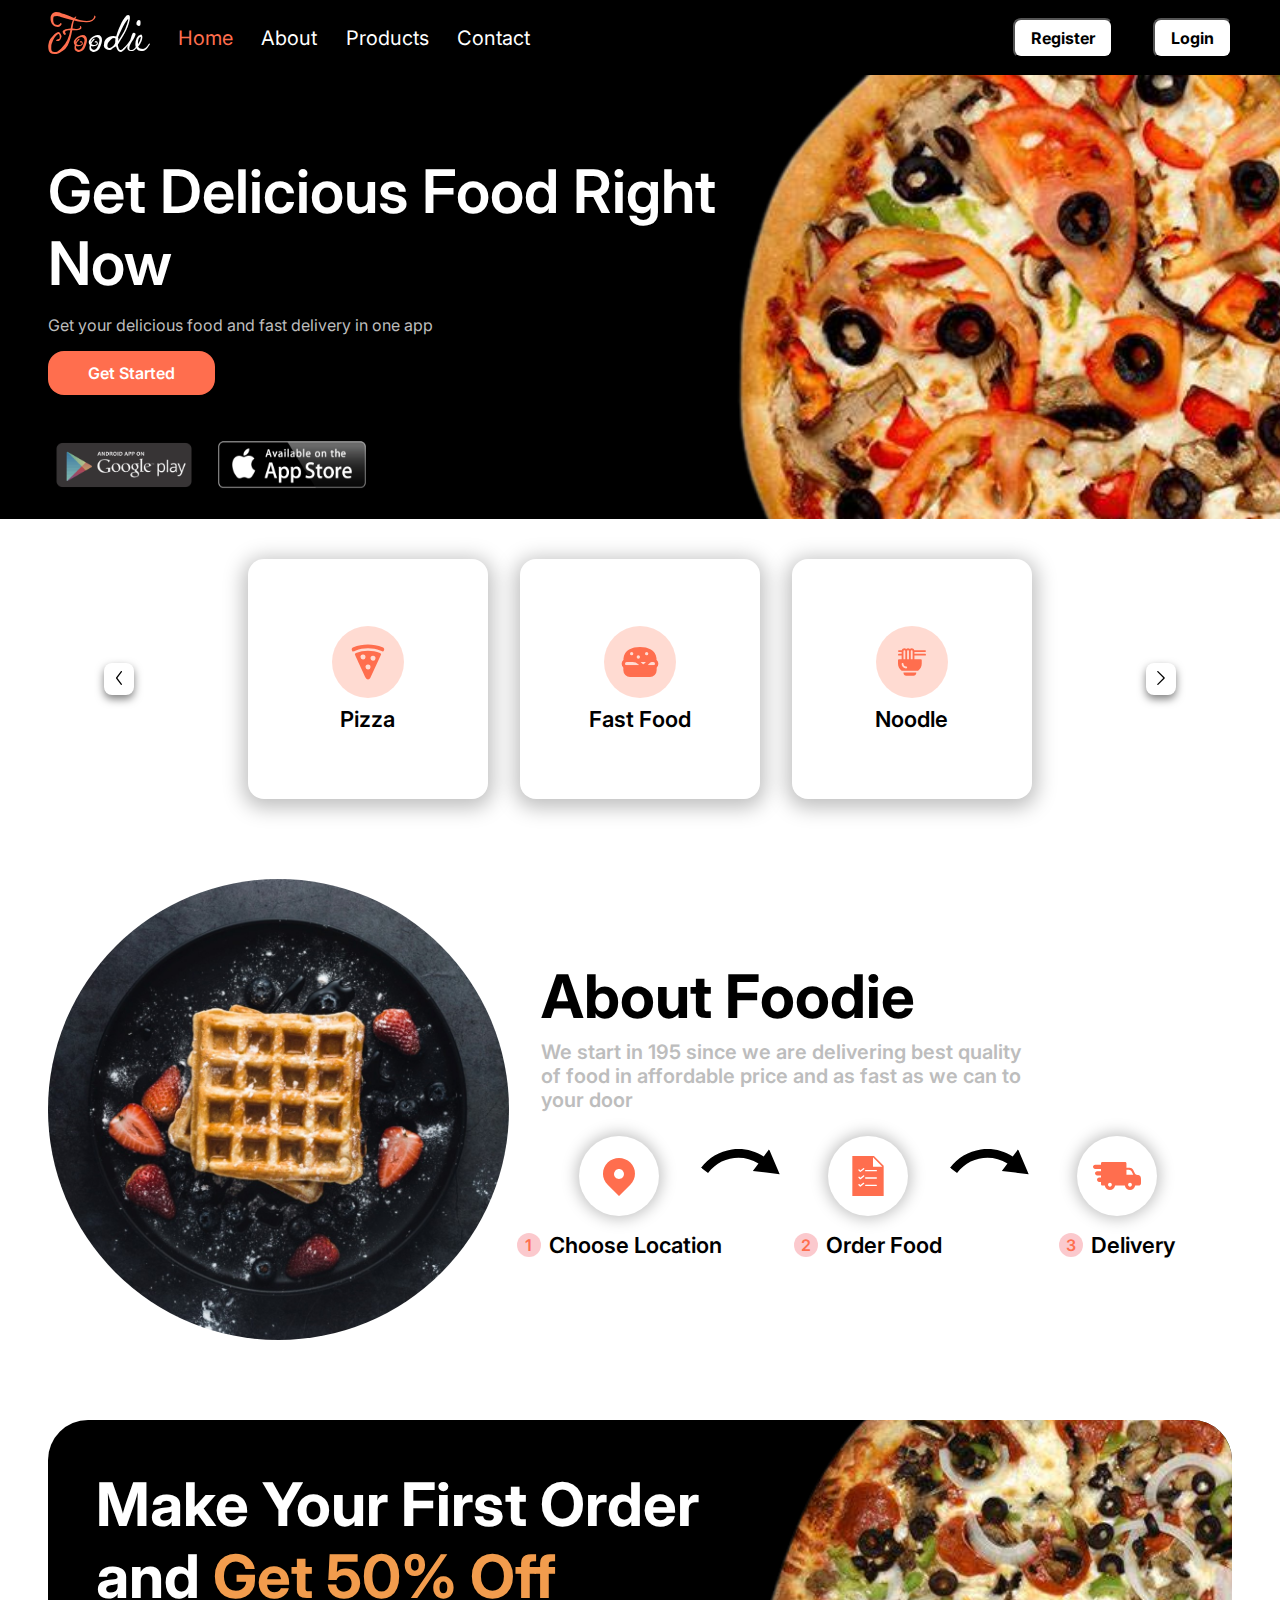
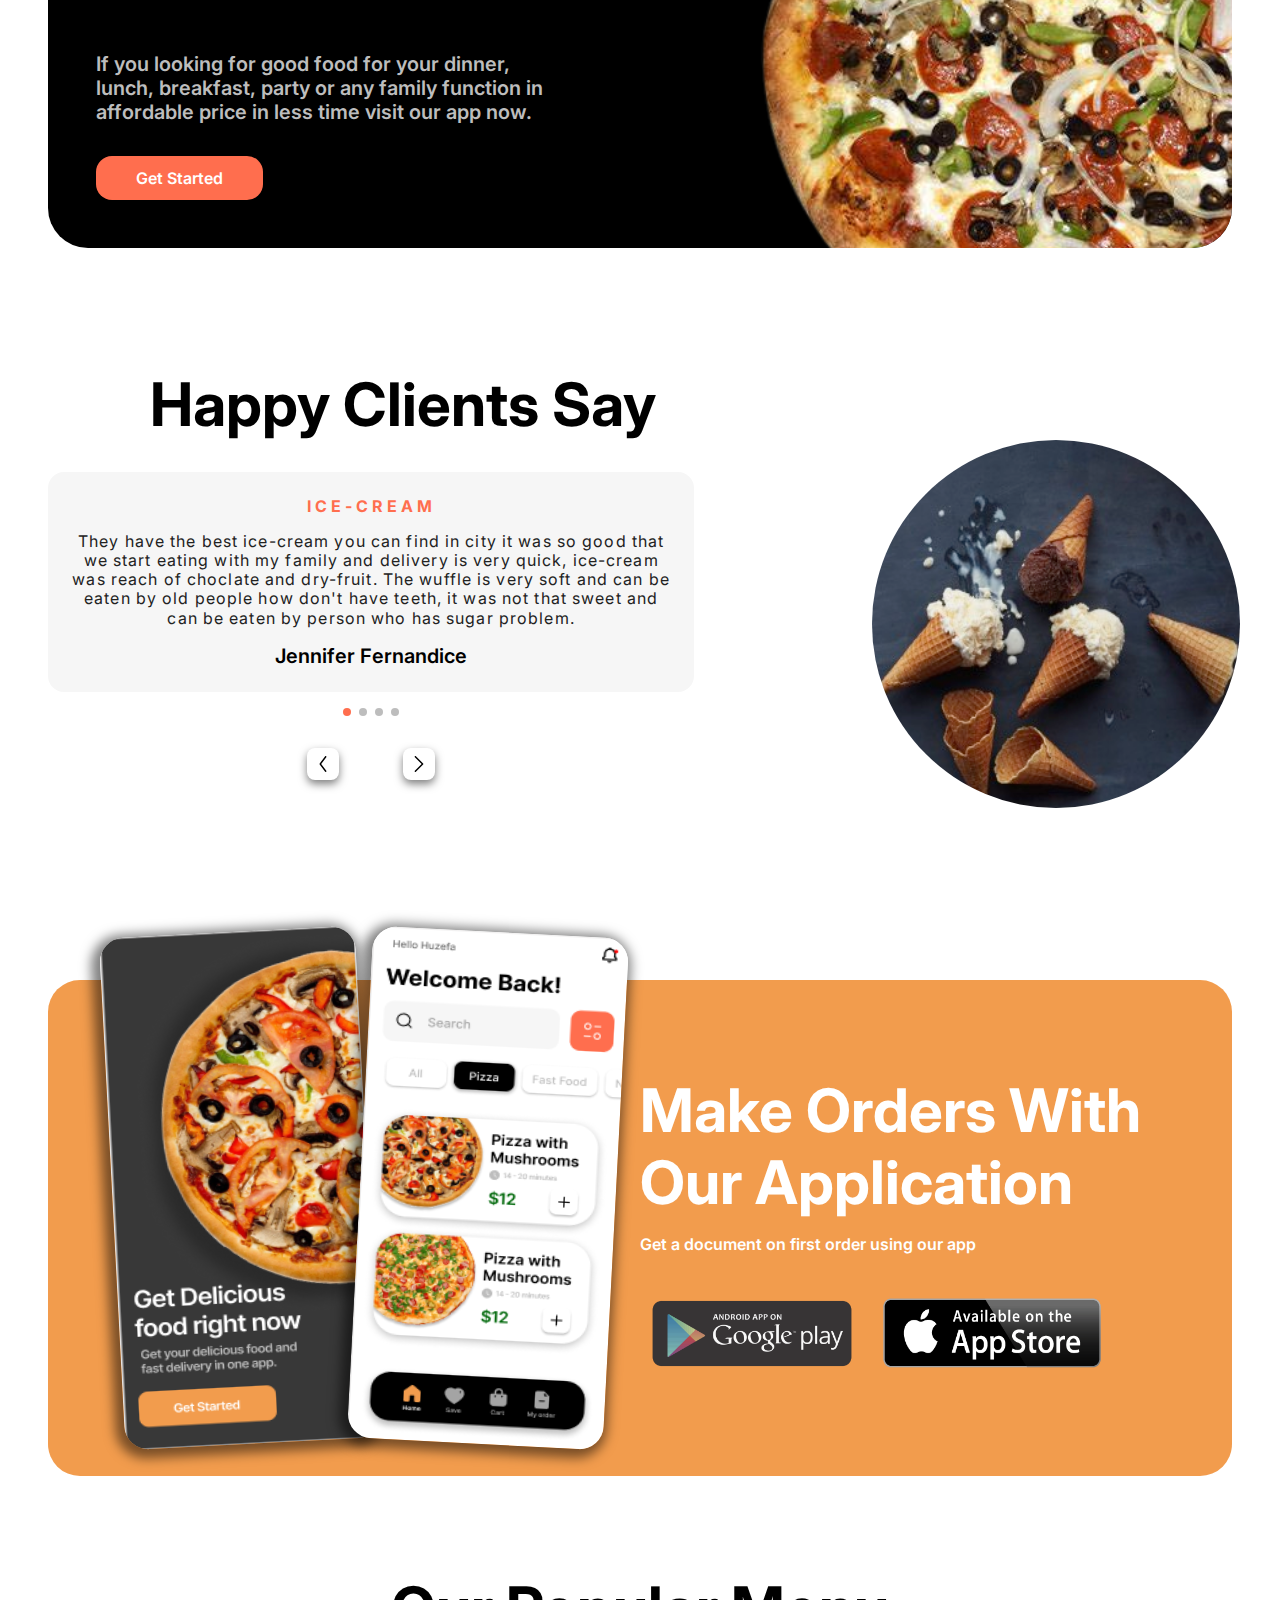
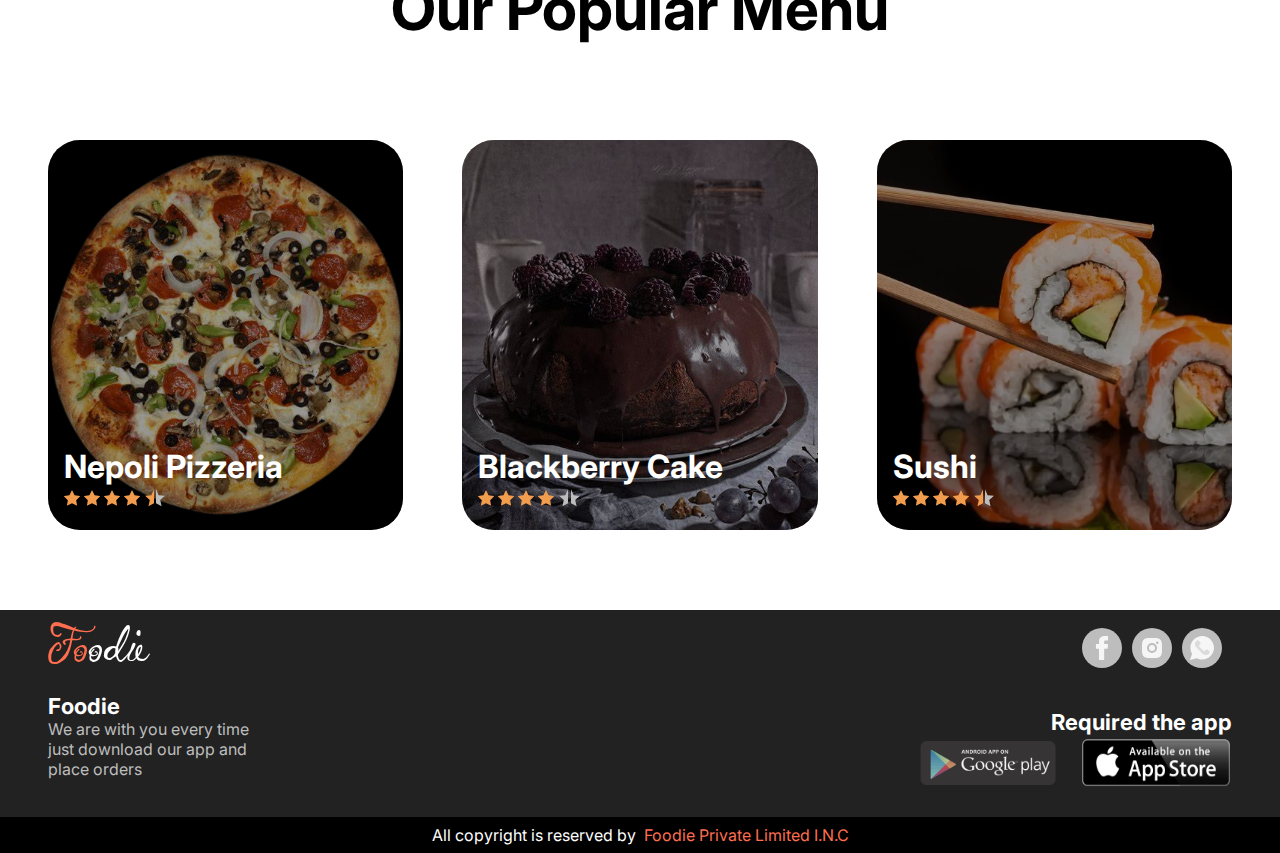
<file: index.html>
<!DOCTYPE html>
<html lang="en">
  <head>
    <meta charset="UTF-8" />
    <meta http-equiv="X-UA-Compatible" content="IE=edge" />
    <meta name="viewport" content="width=device-width, initial-scale=1.0" />
    <title>Pizza Landing Page</title>
    <link rel="stylesheet" href="./styles/index.css" />
    <link rel="stylesheet" href="./styles/Home.css" />
    <link rel="preconnect" href="https://fonts.googleapis.com" />
    <link rel="preconnect" href="https://fonts.gstatic.com" crossorigin />
    <link
      href="https://fonts.googleapis.com/css2?family=Ingrid+Darling&family=Inter:wght@300;400;500;600&display=swap"
      rel="stylesheet"
    />
  </head>

  <body>
    <div class="cover-container">
      <nav>
        <div class="nav">
          <div class="logo"><span>Fo</span>odie</div>
          <ul>
            <li class="active">Home</li>
             <li><a href="./About.html">About</a></li>
            <li><a href="./Products.html">Products</a></li>
            <li><a href="Contact.html">Contact</a></li>
          </ul>
        </div>
        <div class="btn-div">
          <button><a href="./Registration.html">Register</a></button>
          <button><a href="./Login.html">Login</a></button>
        </div>
      </nav>
      <header>
        <div class="head-img">
          <img
            src="./img/pizzaone-removebg-preview.png"
            alt="Pizza image famous pizza of our restaurent"
          />
        </div>
        <h1>Get Delicious Food Right Now</h1>
        <p>Get your delicious food and fast delivery in one app</p>
        <button class="primary">Get Started</button>
        <div class="store-img">
          <img src="./img/google-play.png" alt="Google Play" />
          <img src="./img/app-store.png" alt="App Store" />
        </div>
      </header>
    </div>
    <main>
      <div class="food-type">
        <button class="arrow-button">
          <img src="./img/left-arrow-svgrepo-com.svg" alt="" />
        </button>
        <ul>
          <a href="Pizza.html">
            <li>
              <div>
                <svg
                  class="food-type-fill food-type-svg"
                  width="512px"
                  viewBox="0 0 512 512"
                  xmlns="http://www.w3.org/2000/svg"
                >
                  <title>ionicons-v5-p</title>
                  <path
                    d="M441.82,67.83l0,0C383.44,44.73,317.3,32,255.56,32,192,32,125.76,44.53,69,67.26,48.7,75.49,45.21,90,48.71,100.82L52.78,111a16,16,0,0,0,21.31,8.69c10.8-4.76,23.93-10.54,27-11.78C145.1,89.64,198.71,80,256,80c57.47,0,108.09,9.24,154.76,28.25h0c4.42,1.8,14.88,6.42,26.17,11.46a16,16,0,0,0,21.35-8.59L462,102l.34-.9C465.79,90.89,462.48,76.05,441.82,67.83Z"
                  />
                  <path
                    d="M409.18,140.86C363.67,122.53,307.68,112,255.56,112a425,425,0,0,0-153.74,28.89c-.53.21-2.06.88-4.29,1.88a16,16,0,0,0-8,21.27c4,8.71,9.42,20.58,15.5,33.89C137.94,270,199.21,404,227.26,462A31.74,31.74,0,0,0,256,480h0a31.73,31.73,0,0,0,28.76-18.06l.06-.13,137.3-297.57a15.94,15.94,0,0,0-8.31-21.45c-2.26-.95-3.85-1.61-4.5-1.87Zm-215.1,83.07a32,32,0,1,1,29.85-29.85A32,32,0,0,1,194.08,223.93Zm64,128a32,32,0,1,1,29.85-29.85A32,32,0,0,1,258.08,351.93Zm64-112a32,32,0,1,1,29.85-29.85A32,32,0,0,1,322.08,239.93Z"
                  />
                </svg>
              </div>
              <p>Pizza</p>
            </li>
          </a>
          <a href="FastFood.html">
            <li>
              <div>
                <svg
                  viewBox="0 0 24 24"
                  xmlns="http://www.w3.org/2000/svg"
                  class="food-type-svg"
                  fill="none"
                >
                  <path
                    class="food-type-stroke"
                    stroke-linecap="round"
                    stroke-linejoin="round"
                    stroke-width="2"
                    d="m14 15 3.172-3.172a2.83 2.83 0 0 1 2-.828H20a2 2 0 0 1 2 2v0a2 2 0 0 1-2 2H4a2 2 0 0 1-2-2v0a2 2 0 0 1 2-2h3.657c1.5 0 2.939.596 4 1.657L14 15z"
                  />
                  <path
                    class="food-type-stroke food-type-fill"
                    stroke-linecap="round"
                    stroke-linejoin="round"
                    stroke-width="2"
                    d="M3 15h18v2a3 3 0 0 1-3 3H6a3 3 0 0 1-3-3v-2z"
                  />
                  <path
                    class="food-type-fill"
                    fill-rule="evenodd"
                    d="M5.467 4.554C7.27 3.457 9.58 3 12 3s4.73.457 6.533 1.554c1.844 1.121 3.109 2.886 3.402 5.328C22.082 11.106 21.067 12 20 12H4c-1.067 0-2.082-.894-1.935-2.118.293-2.442 1.558-4.207 3.402-5.328zM7 6a1 1 0 0 0 0 2h.001a1 1 0 0 0 0-2H7zm8 1a1 1 0 0 1 1-1h.001a1 1 0 1 1 0 2H16a1 1 0 0 1-1-1zm-4 1a1 1 0 1 0 0 2h.001a1 1 0 1 0 0-2H11z"
                    clip-rule="evenodd"
                  />
                </svg>
              </div>
              <p>Fast Food</p>
            </li>
          </a>
          <a href="Noodles.html">
            <li>
              <div>
                <svg
                  class="food-type-fill"
                  style="width: 1.75rem"
                  version="1.1"
                  id="Layer_1"
                  xmlns="http://www.w3.org/2000/svg"
                  xmlns:xlink="http://www.w3.org/1999/xlink"
                  x="0px"
                  y="0px"
                  viewBox="0 0 512 512"
                  style="enable-background: new 0 0 512 512"
                  xml:space="preserve"
                >
                  <g>
                    <g>
                      <path
                        d="M495.304,105.739H300.522V72.348h194.783c9.217,0,16.696-7.473,16.696-16.696c0-9.223-7.479-16.696-16.696-16.696H297.445
			c-6.915-19.391-25.274-33.391-47.01-33.391c-12.875,0-24.509,5.018-33.391,13.027c-8.882-8.009-20.517-13.027-33.391-13.027
			s-24.509,5.018-33.391,13.027c-8.882-8.009-20.517-13.027-33.391-13.027c-21.737,0-40.095,14-47.01,33.391H16.696
			C7.479,38.957,0,46.43,0,55.652c0,9.223,7.479,16.696,16.696,16.696h50.087v33.391H16.696C7.479,105.739,0,113.212,0,122.435
			c0,9.223,7.479,16.584,16.696,16.584h50.198c0,5.935-0.345,61.019,0.309,66.894H16.696C7.479,205.913,0,213.386,0,222.609v66.783
			c0,51.949,26.562,97.705,66.773,124.661h300.542c40.211-26.956,66.773-72.712,66.773-124.661v-66.783
			c0-9.223-7.479-16.696-16.696-16.696h-117.29c0.654-5.875,0.309-60.848,0.309-66.783h194.894c9.217,0,16.696-7.473,16.696-16.696
			C512,113.212,504.521,105.739,495.304,105.739z M100.174,55.652c0-9.206,7.49-16.696,16.696-16.696s16.696,7.49,16.696,16.696
			v146.087c0,2.298-1.87,4.174-4.174,4.174h-25.043c-2.304,0-4.174-1.875-4.174-4.174V55.652z M150.261,372.87
			c-46.032,0-83.478-37.446-83.478-83.478c0-9.223,7.479-16.696,16.696-16.696s16.696,7.473,16.696,16.696
			c0,27.619,22.468,50.087,50.087,50.087c9.217,0,16.696,7.473,16.696,16.696C166.957,365.397,159.478,372.87,150.261,372.87z
			 M200.348,201.739c0,2.298-1.87,4.174-4.174,4.174H171.13c-2.304,0-4.174-1.875-4.174-4.174V55.652
			c0-9.206,7.49-16.696,16.696-16.696c9.206,0,16.696,7.49,16.696,16.696V201.739z M267.13,201.739c0,2.298-1.87,4.174-4.174,4.174
			h-25.044c-2.304,0-4.174-1.875-4.174-4.174V55.652c0-9.206,7.49-16.696,16.696-16.696c9.206,0,16.696,7.49,16.696,16.696V201.739z
			"
                      />
                    </g>
                  </g>
                  <g>
                    <g>
                      <path
                        d="M100.174,447.443v8.904c0,27.619,22.468,50.087,50.087,50.087h133.565c27.619,0,50.087-22.468,50.087-50.087v-8.904
			H100.174z"
                      />
                    </g>
                  </g>
                  <g></g>
                  <g></g>
                  <g></g>
                  <g></g>
                  <g></g>
                  <g></g>
                  <g></g>
                  <g></g>
                  <g></g>
                  <g></g>
                  <g></g>
                  <g></g>
                  <g></g>
                  <g></g>
                  <g></g>
                </svg>
              </div>
              <p>Noodle</p>
            </li>
          </a>
        </ul>
        <button class="arrow-button">
          <img src="./img/right-arrow-svgrepo-com.svg" alt="" />
        </button>
      </div>
      <div class="aboutCompany">
        <div class="img">
          <img src="./img/mae-mu-1LPsUqjb_Jg-unsplash.jpg" alt="" />
        </div>
        <div class="about">
          <h1>About Foodie</h1>
          <p>
            We start in 195 since we are delivering best quality of food in
            affordable price and as fast as we can to your door
          </p>
          <div class="process">
            <div class="one">
              <div class="svg">
                <img
                  style="width: 60%"
                  src="./img/location-svgrepo-com.svg"
                  alt=""
                />
              </div>
              <div class="del">
                <h6>1</h6>
                Choose Location
              </div>
            </div>
            <div class="leftArrow">
              <img src="./img/curve-arrow-svgrepo-com.svg" alt="" />
            </div>
            <div class="two">
              <div class="svg">
                <img style="width: 50%;" src="./img/list-svgrepo-com.svg"">
              </div>
              <div class="del">
                <h6>2</h6>
                Order Food
              </div>
            </div>
            <div class="rightArrow">
              <img src="./img/curve-arrow-svgrepo-com.svg" alt="" />
            </div>
            <div class="three">
              <div class="svg">
                <img
                  style="width: 60%"
                  src="./img/truck-svgrepo-com.svg"
                  alt=""
                />
              </div>
              <div class="del">
                <h6>3</h6>
                Delivery
              </div>
            </div>
          </div>
        </div>
      </div>
      <div class="discount">
        <div class="img">
          <img src="./img/OIP (2).png" alt="" />
        </div>
        <div class="discount-detail">
          <h1>Make Your First Order and <span> Get 50% Off</span></h1>
          <p>
            If you looking for good food for your dinner, lunch, breakfast,
            party or any family function in affordable price in less time visit
            our app now.
          </p>
          <button class="primary">Get Started</button>
        </div>
      </div>
      <div class="client">
        <h1>Happy Clients Say</h1>
        <div>
          <div class="review">
            <div class="reviewBox">
              <h4 class="about">ICE-CREAM</h4>
              <p>
                They have the best ice-cream you can find in city it was so good
                that we start eating with my family and delivery is very quick,
                ice-cream was reach of choclate and dry-fruit. The wuffle is
                very soft and can be eaten by old people how don't have teeth,
                it was not that sweet and can be eaten by person who has sugar
                problem.
              </p>
              <h3>Jennifer Fernandice</h3>
            </div>
            <div class="reviewDot">
              <span></span>
              <span></span>
              <span></span>
              <span></span>
            </div>
            <div class="reviewNav">
              <button class="arrow-button">
                <img src="./img/left-arrow-svgrepo-com.svg" alt="" />
              </button>
              <button class="arrow-button">
                <img src="./img/right-arrow-svgrepo-com.svg" alt="" />
              </button>
            </div>
          </div>
          <div class="reviewImg">
            <img src="./img/WS14C0138-300x274.jpg" alt="Image Review" />
          </div>
        </div>
      </div>
      <div class="appPoster">
        <div class="screenshot">
          <img
            class="sone"
            src="./img/Screenshot 2022-10-11 213812.png"
            alt=""
          />
          <img
            class="stwo"
            src="./img/Screenshot 2022-10-11 213840.png"
            alt=""
          />
        </div>
        <div class="detail">
          <h1>Make Orders With Our Application</h1>
          <p>Get a document on first order using our app</p>
          <div class="store-img">
            <img src="./img/google-play.png" alt="Google Play" />
            <img src="./img/app-store.png" alt="App Store" />
          </div>
        </div>
      </div>
      <div class="popularMenu">
        <h1>Our Popular Menu</h1>
        <div class="items">
          <div class="one">
            <div class="backdrop-items"></div>
            <h4>Nepoli Pizzeria</h4>
            <div class="rating">
              <img src="./img/fullstar.svg" alt="" />
              <img src="./img/fullstar.svg" alt="" />
              <img src="./img/fullstar.svg" alt="" />
              <img src="./img/fullstar.svg" alt="" />
              <img
                style="width: 1.25rem"
                src="./img/star-half-solid-svgrepo-com.svg"
                alt=""
              />
              <img
                style="
                  transform: rotateY(180deg);
                  position: absolute;
                  left: 5.156rem;
                  width: 1.25rem;
                "
                src="./img/half-white-empty-star.svg"
                alt=""
              />
            </div>
          </div>
          <div class="two">
            <div class="backdrop-items"></div>
            <h4>Blackberry Cake</h4>
            <div class="rating">
              <img src="./img/fullstar.svg" alt="" />
              <img src="./img/fullstar.svg" alt="" />
              <img src="./img/fullstar.svg" alt="" />
              <img src="./img/fullstar.svg" alt="" />
              <img
                style="width: 1.25rem"
                src="./img/half-white-empty-star.svg"
                alt=""
              />
              <img
                style="
                  transform: rotateY(180deg);
                  position: absolute;
                  left: 5.156rem;
                  width: 1.25rem;
                "
                src="./img/half-white-empty-star.svg"
                alt=""
              />
            </div>
          </div>
          <div class="three">
            <div class="backdrop-items"></div>
            <h4>Sushi</h4>
            <div class="rating">
              <img src="./img/fullstar.svg" alt="" />
              <img src="./img/fullstar.svg" alt="" />
              <img src="./img/fullstar.svg" alt="" />
              <img src="./img/fullstar.svg" alt="" />
              <img
                style="width: 1.25rem"
                src="./img/star-half-solid-svgrepo-com.svg"
                alt=""
              />
              <img
                style="
                  transform: rotateY(180deg);
                  position: absolute;
                  left: 5.156rem;
                  width: 1.25rem;
                "
                src="./img/half-white-empty-star.svg"
                alt=""
              />
            </div>
          </div>
        </div>
      </div>
    </main>
    <footer>
      <div class="heading-section">
        <div class="logo"><span>Fo</span>odie</div>
         
        <ul class="socialLink">
          <li><img src="./img/facebook-svgrepo-com.svg" alt="" /></li>
          <li><img src="./img/instagram-fill-svgrepo-com.svg" alt="" /></li>
          <li><img src="./img/whatsapp-svgrepo-com.svg" alt="" /></li>
        </ul>
      </div>
      <div class="detail-section">
        <div class="aboutApp">
          <h4>Foodie</h4>
          <p>
            We are with you every time just download our app and place orders
          </p>
        </div>
        <div class="getApp">
          <h4>Required the app</h4>
          <div class="store-img">
            <img src="./img/google-play.png" alt="Google Play" />
            <img src="./img/app-store.png" alt="App Store" />
          </div>
        </div>
      </div>
    </footer>
    <div class="copyright">
      All copyright is reserved by <span> Foodie Private Limited I.N.C </span>
    </div>
  </body>
</html>
</file>
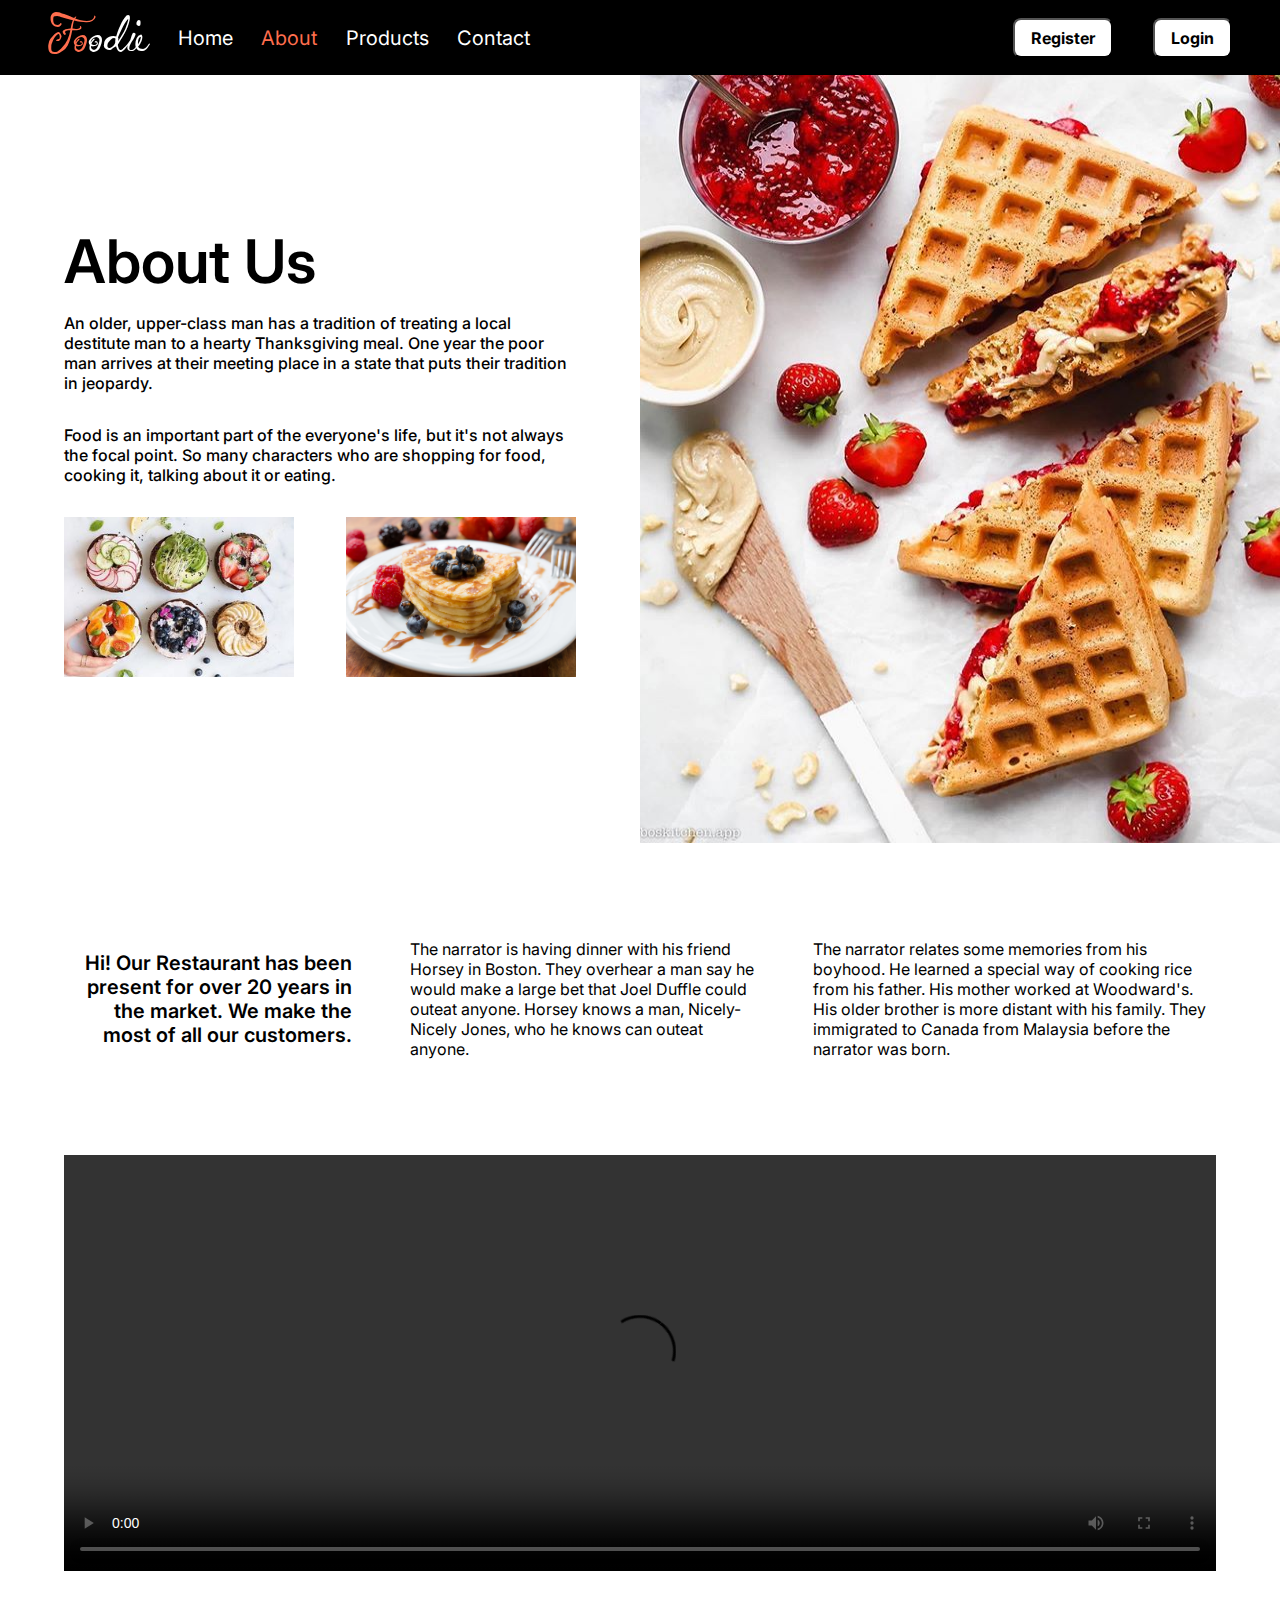
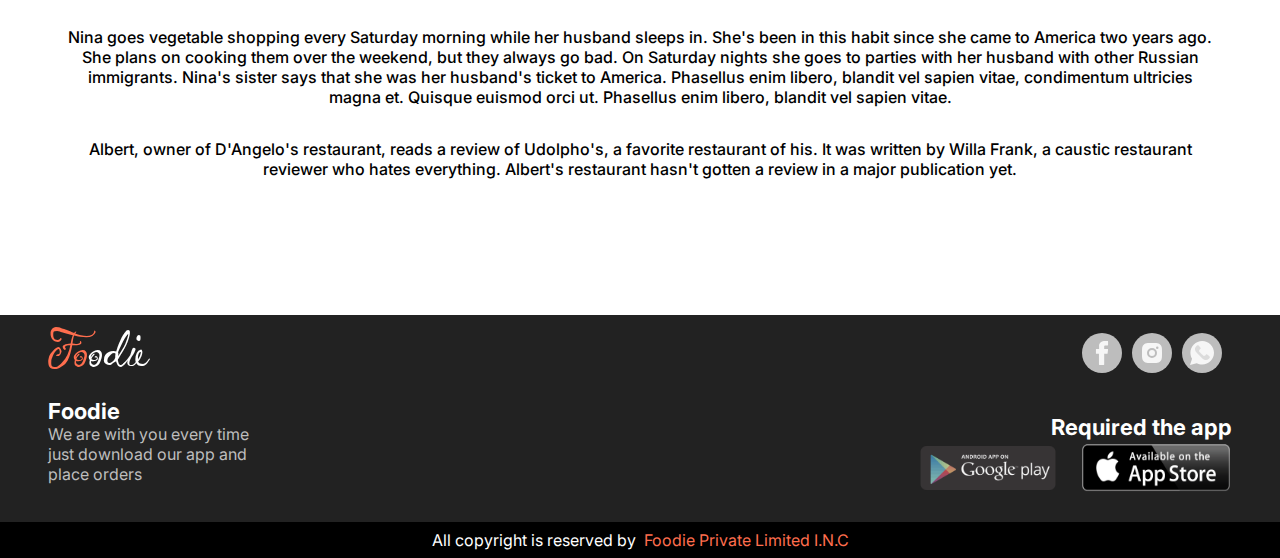
<file: About.html>
<!DOCTYPE html>
<html lang="en">
<head>
  <title>Pizza Landing Page</title>
  <link rel="stylesheet" href="./styles/index.css" />
  <link rel="stylesheet" href="./styles/About.css" />
  <link rel="preconnect" href="https://fonts.googleapis.com" />
  <link rel="preconnect" href="https://fonts.gstatic.com" crossorigin />
  <link href="https://fonts.googleapis.com/css2?family=Ingrid+Darling&family=Inter:wght@300;400;500;600&display=swap"
    rel="stylesheet" />
</head>
<body>
  <nav>
    <div class="nav">
      <div class="logo"><span>Fo</span>odie</div>
      <ul>
        <li><a href="./index.html">Home</a></li>
        <li class="active"><a href="./About.html">About</a></li>
        <li><a href="Products.html">Products</a></li>
        <li><a href="Contact.html">Contact</a></li>
      </ul>
    </div>
    <div class="btn-div"><button><a href="./Registration.html">Register</a></button><button><a
          href="./Login.html">Login</a></button></div>
  </nav>
  <main>
    <header>
      <section>
        <h1>About Us</h1>
        <p>An older, upper-class man has a tradition of treating a local destitute man to a hearty Thanksgiving meal.
          One year the poor man arrives at their meeting place in a state that puts their tradition in jeopardy.</p>
        <p>Food is an important part of the everyone's life, but it's not always the focal point. So many characters who
          are shopping for food, cooking it, talking about it or eating.</p>
        <div class="image"><img
            src="./img/About/41fb19d9bea19f6863d7b2a55dca0de7--vegan-bagel-sandwich-bagel-sandwich-ideas.jpg"
            alt=""><img src="./img/About/GettyImages-1206651563.webp" alt=""></div>
      </section><img src="./img/About/15d1f20bbc80874388829084628084cd (1).jpg" alt="">
    </header>
    <section class="paragraphs">
      <p class="mainParagraph">Hi! Our Restaurant has been present for over 20 years in the market. We make the most of
        all our customers.</p>
      <p>The narrator is having dinner with his friend Horsey in Boston. They overhear a man say he would make a large
        bet that Joel Duffle could outeat anyone. Horsey knows a man, Nicely-Nicely Jones, who he knows can outeat
        anyone.</p>
      <p>The narrator relates some memories from his boyhood. He learned a special way of cooking rice from his father.
        His mother worked at Woodward's. His older brother is more distant with his family. They immigrated to Canada
        from Malaysia before the narrator was born.</p>
    </section>
    <section class="video"><video
        src="https://media.istockphoto.com/id/180617222/video/adding-a-sprinkle-of-cheese-on-pizza.mp4?s=mp4-640x640-is&k=20&c=S7sp2zrwfn8pi4yjFy74CAQI9Z12pkL7arVqw9RzgWg="
        controls autoplay loop></video></section>
    <section class="extraParagraph">
      <p>Nina goes vegetable shopping every Saturday morning while her husband sleeps in. She's been in this habit since
        she came to America two years ago. She plans on cooking them over the weekend, but they always go bad. On
        Saturday nights she goes to parties with her husband with other Russian immigrants. Nina's sister says that she
        was her husband's ticket to America. Phasellus enim libero, blandit vel sapien vitae, condimentum ultricies
        magna et. Quisque euismod orci ut. Phasellus enim libero, blandit vel sapien vitae.</p>
      <p>Albert, owner of D'Angelo's restaurant, reads a review of Udolpho's, a favorite restaurant of his. It was
        written by Willa Frank, a caustic restaurant reviewer who hates everything. Albert's restaurant hasn't gotten a
        review in a major publication yet.</p>
    </section>
  </main>
  <footer>
    <div class="heading-section">
      <div class="logo"><span>Fo</span>odie</div>
      <ul class="socialLink">
        <li><img src="./img/facebook-svgrepo-com.svg" alt="" /></li>
        <li><img src="./img/instagram-fill-svgrepo-com.svg" alt="" /></li>
        <li><img src="./img/whatsapp-svgrepo-com.svg" alt="" /></li>
      </ul>
    </div>
    <div class="detail-section">
      <div class="aboutApp">
        <h4>Foodie</h4>
        <p>We are with you every time just download our app and place orders </p>
      </div>
      <div class="getApp">
        <h4>Required the app</h4>
        <div class="store-img"><img src="./img/google-play.png" alt="Google Play" /><img src="./img/app-store.png"
            alt="App Store" /></div>
      </div>
    </div>
  </footer>
  <div class="copyright">All copyright is reserved by <span>Foodie Private Limited I.N.C </span></div>
</body>
</html>
</file>
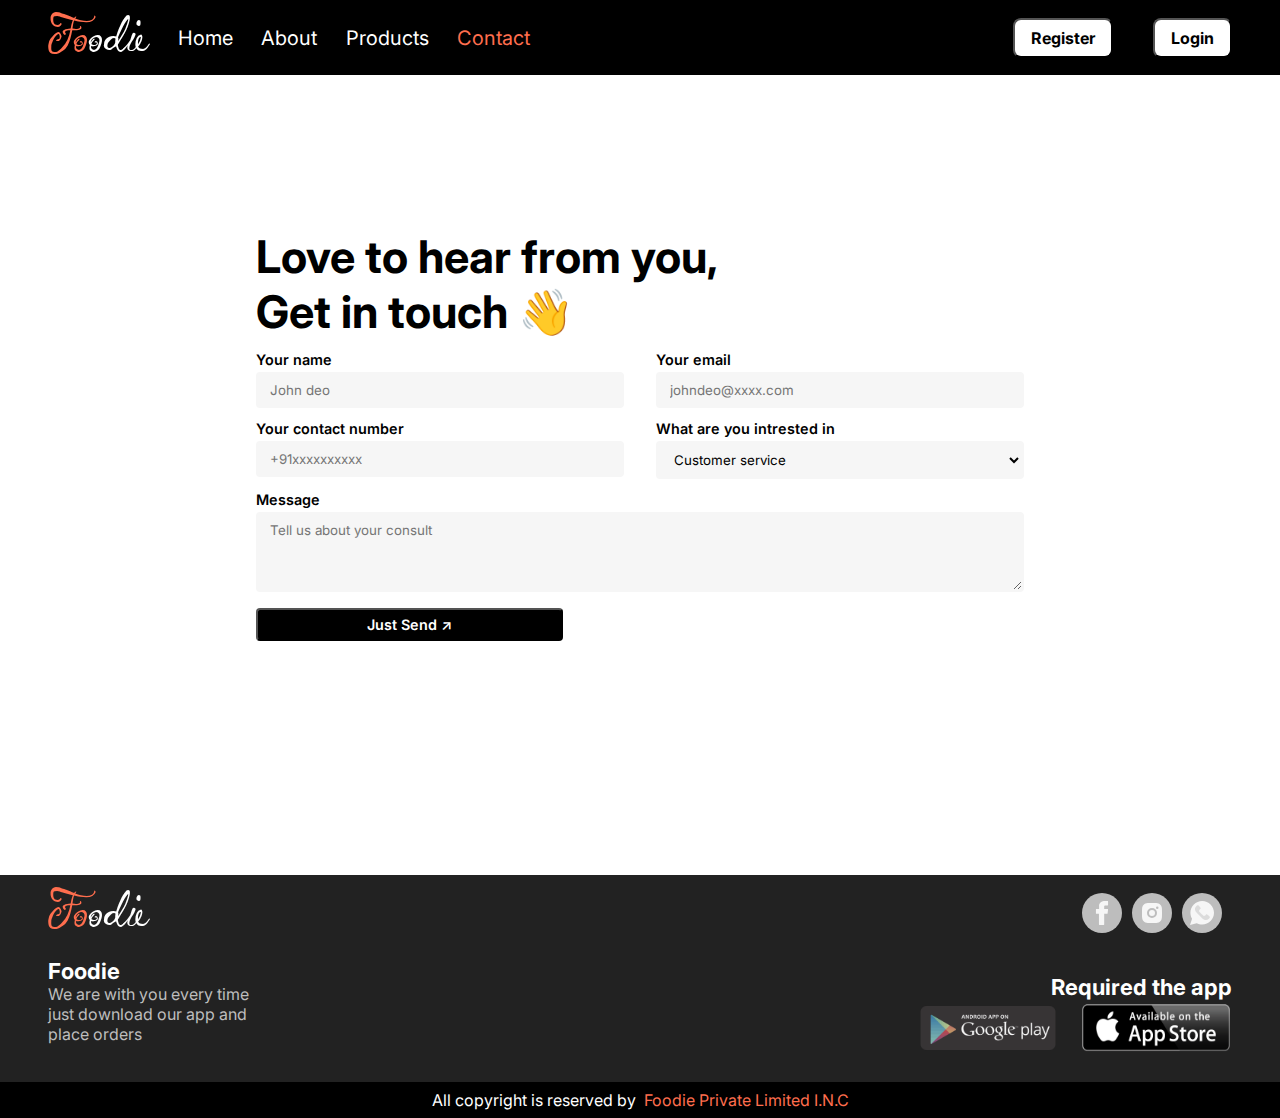
<file: Contact.html>
<!DOCTYPE html>
<html lang="en">
<head>
  <title>Pizza Landing Page</title>
  <link rel="stylesheet" href="./styles/index.css" />
  <link rel="stylesheet" href="./styles/Contact.css" />
  <link rel="preconnect" href="https://fonts.googleapis.com" />
  <link rel="preconnect" href="https://fonts.gstatic.com" crossorigin />
  <link href="https://fonts.googleapis.com/css2?family=Ingrid+Darling&family=Inter:wght@300;400;500;600&display=swap"
    rel="stylesheet" />
</head>
<body>
  <nav>
    <div class="nav">
      <div class="logo"><span>Fo</span>odie</div>
      <ul>
        <li><a href="./index.html">Home</a></li>
        <li><a href="./About.html">About</a></li>
        <li><a href="./Products.html">Products</a></li>
        <li class="active"><a href="Contact.html">Contact</a></li>
      </ul>
    </div>
    <div class="btn-div"><button><a href="./Registration.html">Register</a></button><button><a
          href="./Login.html">Login</a></button></div>
  </nav>
  <main>
    <h1>Love to hear from you, <br />Get in touch <span>👋</span></h1>
    <form action="">
      <section class="input">
        <div><label for="name">Your name</label><input type="text" name="name" placeholder="John deo" required /></div>
        <div><label for="email">Your email</label><input type="text" name="email" placeholder="johndeo@xxxx.com"
            required /></div>
      </section>
      <section class="input">
        <div><label for="contact">Your contact number</label><input type="tel" name="contact"
            placeholder="+91xxxxxxxxxx" required /></div>
        <div><label for="interest">What are you intrested in</label><select name="interest" id="" required>
            <option value="service">Customer service</option>
            <option value="Order">Order</option>
            <option value="consult">Consult</option>
            <option value="complain">Complain</option>
          </select></div>
      </section>
      <div class="textarea"><label for="message">Message</label><textarea name="message" id="" minlength="10" cols="30"
          rows="10" required placeholder="Tell us about your consult"></textarea></div><button>Just Send ↗</button>
    </form>
  </main>
  <footer>
    <div class="heading-section">
      <div class="logo"><span>Fo</span>odie</div>
      <ul class="socialLink">
        <li><img src="./img/facebook-svgrepo-com.svg" alt="" /></li>
        <li><img src="./img/instagram-fill-svgrepo-com.svg" alt="" /></li>
        <li><img src="./img/whatsapp-svgrepo-com.svg" alt="" /></li>
      </ul>
    </div>
    <div class="detail-section">
      <div class="aboutApp">
        <h4>Foodie</h4>
        <p>We are with you every time just download our app and place orders </p>
      </div>
      <div class="getApp">
        <h4>Required the app</h4>
        <div class="store-img"><img src="./img/google-play.png" alt="Google Play" /><img src="./img/app-store.png"
            alt="App Store" /></div>
      </div>
    </div>
  </footer>
  <div class="copyright">All copyright is reserved by <span>Foodie Private Limited I.N.C </span></div>
</body>
</html>
</file>
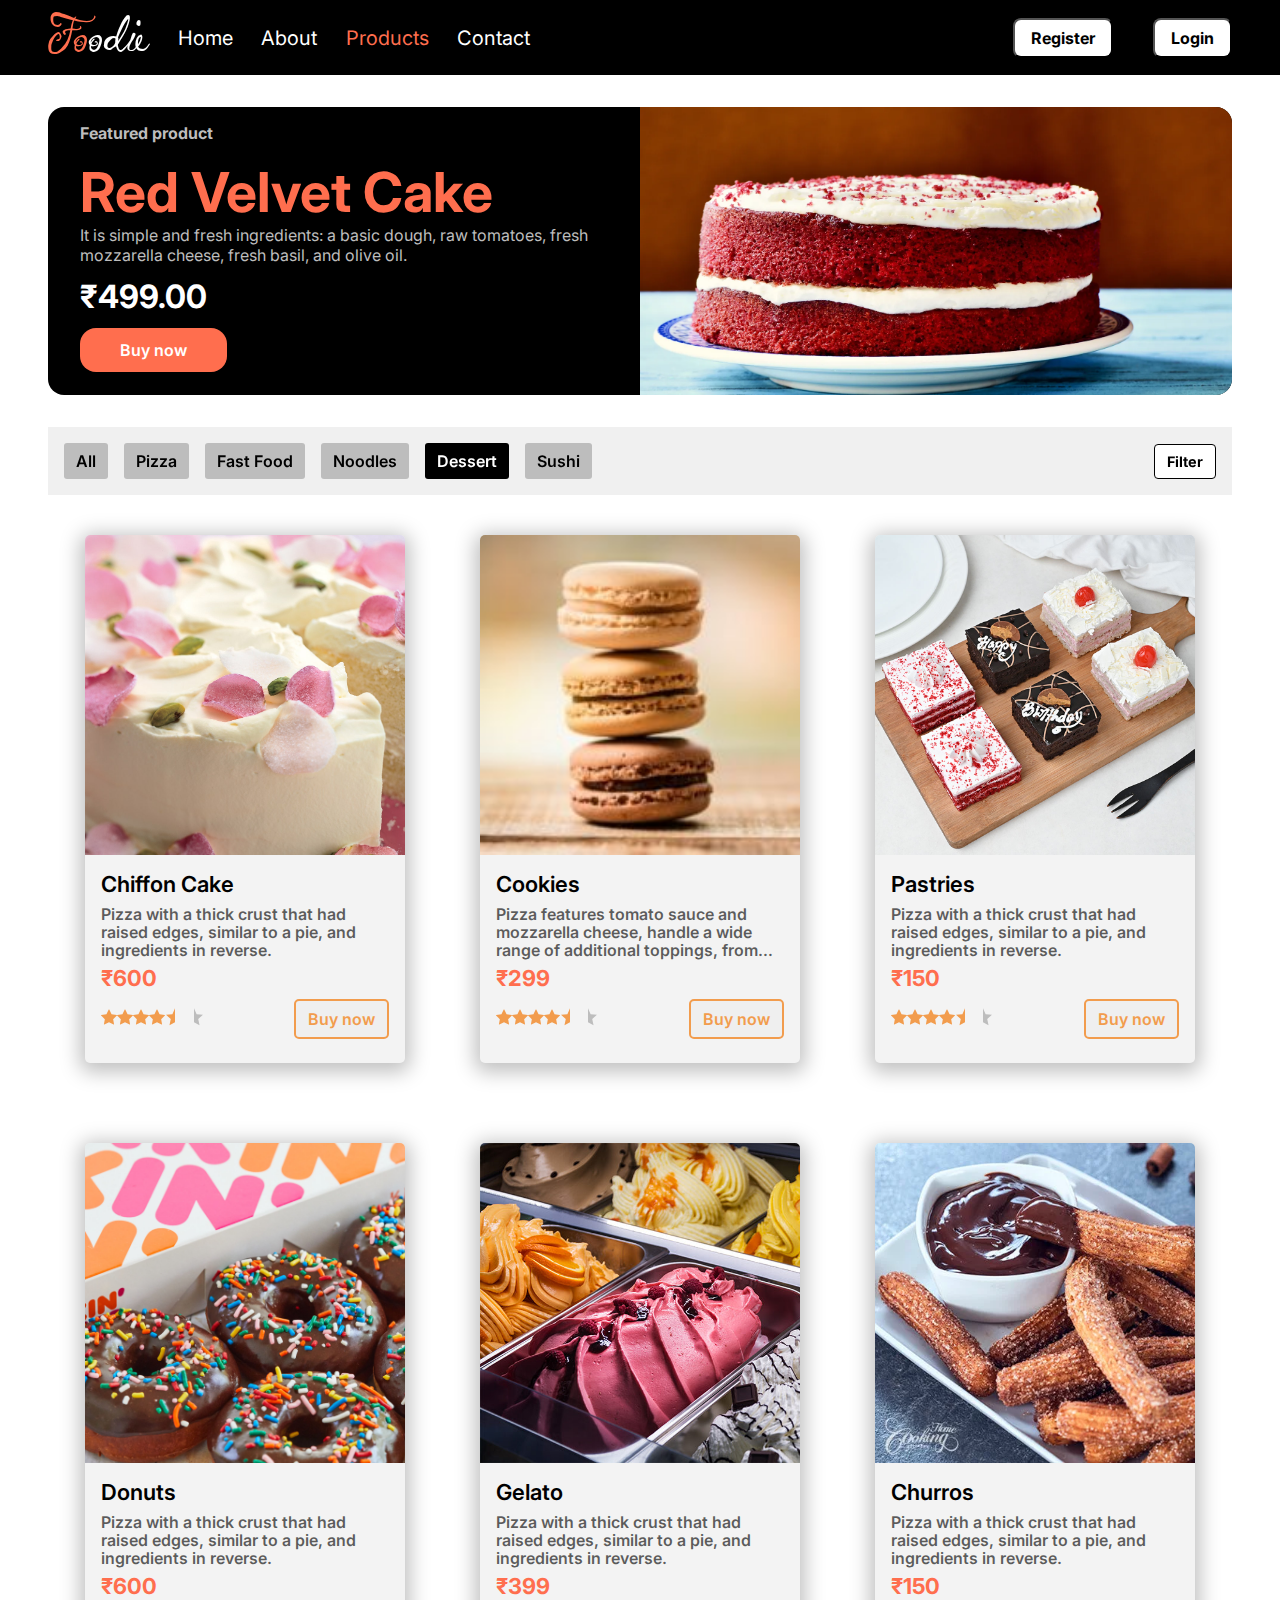
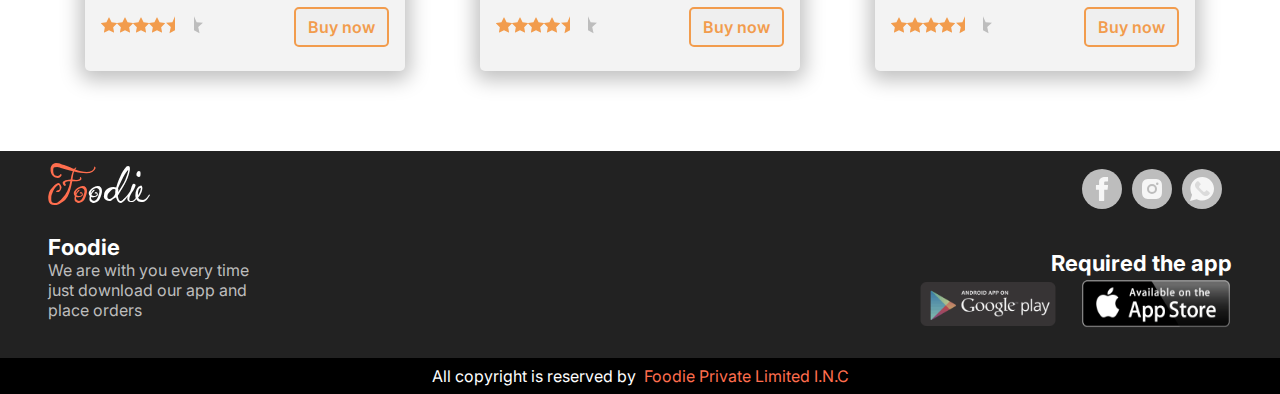
<file: Desserts.html>
<!DOCTYPE html>
<html lang="en">
<head>
  <title>Pizza Landing Page</title>
  <link rel="stylesheet" href="./styles/index.css" />
  <link rel="stylesheet" href="./styles/Products.css" />
  <link rel="preconnect" href="https://fonts.googleapis.com" />
  <link rel="preconnect" href="https://fonts.gstatic.com" crossorigin />
  <link href="https://fonts.googleapis.com/css2?family=Ingrid+Darling&family=Inter:wght@300;400;500;600&display=swap"
    rel="stylesheet" />
</head>
<body>
  <nav>
    <div class="nav">
      <div class="logo"><span>Fo</span>odie</div>
      <ul>
        <li><a href="./index.html">Home</a></li>
        <li><a href="./About.html">About</a></li>
        <li class="active">Products</li>
        <li><a href="Contact.html">Contact</a></li>
      </ul>
    </div>
    <div class="btn-div"><button><a href="./Registration.html">Register</a></button><button><a
          href="./Login.html">Login</a></button></div>
  </nav>
  <main>
    <div class="feature">
      <div class="text">
        <h6>Featured product</h6>
        <h2>Red Velvet Cake</h2>
        <p>It is simple and fresh ingredients: a basic dough, raw tomatoes, fresh mozzarella cheese, fresh basil, and
          olive oil. </p>
        <div>₹499.00</div><button class="primary">Buy now</button>
      </div>
      <div class="img"><img src="./img/Desserts/RedVelvet Cake.webp" /></div>
    </div>
    <div class="filter">
      <ul>
        <li><a href="Products.html">All</a></li>
        <li><a href="Pizza.html">Pizza</a></li>
        <li><a href="FastFood.html">Fast Food</a></li>
        <li><a href="Noodles.html">Noodles</a></li>
        <li class="active"><a href="Desserts.html">Dessert</a></li>
        <li><a href="Sushi.html">Sushi</a></li>
      </ul><button>Filter</button>
    </div>
    <div class="products">
      <div class="product"><img src="./img/Desserts/ChiffonCake.jpg" alt="" />
        <div class="productText">
          <div class="text">
            <h3>Chiffon Cake</h3>
            <p>Pizza with a thick crust that had raised edges, similar to a pie, and ingredients in reverse. </p><span
              class="price">₹600</span>
          </div>
          <div class="product-buy-rating"><button><a href="Product.html">Buy now</a></button>
            <div class="rating"><img src="./img/fullstar.svg" alt="" /><img src="./img/fullstar.svg" alt="" /><img
                src="./img/fullstar.svg" alt="" /><img src="./img/fullstar.svg" alt="" /><img style="width: 1.25rem"
                src="./img/star-half-solid-svgrepo-com.svg" alt="" /><img
                style=" transform: rotateY(180deg); position: absolute; left: 5.156rem; width: 1.25rem; "
                src="./img/half-white-empty-star.svg" alt="" /></div>
          </div>
        </div>
      </div>
      <div class="product"><img src="./img/Desserts/Cookies-min-300x200.jpg" alt="" />
        <div class="productText">
          <div class="text">
            <h3>Cookies</h3>
            <p>Pizza features tomato sauce and mozzarella cheese, handle a wide range of additional toppings, from
              pepperoni and sausage to mushroom and anchovies. </p><span class="price">₹299</span>
          </div>
          <div class="product-buy-rating"><button><a href="Product.html">Buy now</a></button>
            <div class="rating"><img src="./img/fullstar.svg" alt="" /><img src="./img/fullstar.svg" alt="" /><img
                src="./img/fullstar.svg" alt="" /><img src="./img/fullstar.svg" alt="" /><img style="width: 1.25rem"
                src="./img/star-half-solid-svgrepo-com.svg" alt="" /><img
                style=" transform: rotateY(180deg); position: absolute; left: 5.156rem; width: 1.25rem; "
                src="./img/half-white-empty-star.svg" alt="" /></div>
          </div>
        </div>
      </div>
      <div class="product"><img
          src="./img/Desserts/sq-six-assorted-red-velvet-chocolate-and-pineapple-pastries-past2343flav-A_0.jpg"
          alt="" />
        <div class="productText">
          <div class="text">
            <h3>Pastries</h3>
            <p>Pizza with a thick crust that had raised edges, similar to a pie, and ingredients in reverse. </p><span
              class="price">₹150</span>
          </div>
          <div class="product-buy-rating"><button><a href="Product.html">Buy now</a></button>
            <div class="rating"><img src="./img/fullstar.svg" alt="" /><img src="./img/fullstar.svg" alt="" /><img
                src="./img/fullstar.svg" alt="" /><img src="./img/fullstar.svg" alt="" /><img style="width: 1.25rem"
                src="./img/star-half-solid-svgrepo-com.svg" alt="" /><img
                style=" transform: rotateY(180deg); position: absolute; left: 5.156rem; width: 1.25rem; "
                src="./img/half-white-empty-star.svg" alt="" /></div>
          </div>
        </div>
      </div>
      <div class="product"><img src="./img/Desserts/Homemade-Donuts-1.jpg" alt="" />
        <div class="productText">
          <div class="text">
            <h3>Donuts</h3>
            <p>Pizza with a thick crust that had raised edges, similar to a pie, and ingredients in reverse. </p><span
              class="price">₹600</span>
          </div>
          <div class="product-buy-rating"><button><a href="Product.html">Buy now</a></button>
            <div class="rating"><img src="./img/fullstar.svg" alt="" /><img src="./img/fullstar.svg" alt="" /><img
                src="./img/fullstar.svg" alt="" /><img src="./img/fullstar.svg" alt="" /><img style="width: 1.25rem"
                src="./img/star-half-solid-svgrepo-com.svg" alt="" /><img
                style=" transform: rotateY(180deg); position: absolute; left: 5.156rem; width: 1.25rem; "
                src="./img/half-white-empty-star.svg" alt="" /></div>
          </div>
        </div>
      </div>
      <div class="product"><img src="./img/Desserts/gelato-732x549-thumbnail-732x549.jpg" alt="" />
        <div class="productText">
          <div class="text">
            <h3>Gelato</h3>
            <p>Pizza with a thick crust that had raised edges, similar to a pie, and ingredients in reverse. </p><span
              class="price">₹399</span>
          </div>
          <div class="product-buy-rating"><button><a href="Product.html">Buy now</a></button>
            <div class="rating"><img src="./img/fullstar.svg" alt="" /><img src="./img/fullstar.svg" alt="" /><img
                src="./img/fullstar.svg" alt="" /><img src="./img/fullstar.svg" alt="" /><img style="width: 1.25rem"
                src="./img/star-half-solid-svgrepo-com.svg" alt="" /><img
                style=" transform: rotateY(180deg); position: absolute; left: 5.156rem; width: 1.25rem; "
                src="./img/half-white-empty-star.svg" alt="" /></div>
          </div>
        </div>
      </div>
      <div class="product"><img src="./img/Desserts/homemade_eggless_churros_main.webp" alt="" />
        <div class="productText">
          <div class="text">
            <h3>Churros</h3>
            <p>Pizza with a thick crust that had raised edges, similar to a pie, and ingredients in reverse. </p><span
              class="price">₹150</span>
          </div>
          <div class="product-buy-rating"><button><a href="Product.html">Buy now</a></button>
            <div class="rating"><img src="./img/fullstar.svg" alt="" /><img src="./img/fullstar.svg" alt="" /><img
                src="./img/fullstar.svg" alt="" /><img src="./img/fullstar.svg" alt="" /><img style="width: 1.25rem"
                src="./img/star-half-solid-svgrepo-com.svg" alt="" /><img
                style=" transform: rotateY(180deg); position: absolute; left: 5.156rem; width: 1.25rem; "
                src="./img/half-white-empty-star.svg" alt="" /></div>
          </div>
        </div>
      </div>
    </div>
  </main>
  <footer>
    <div class="heading-section">
      <div class="logo"><span>Fo</span>odie</div>
      <ul class="socialLink">
        <li><img src="./img/facebook-svgrepo-com.svg" alt="" /></li>
        <li><img src="./img/instagram-fill-svgrepo-com.svg" alt="" /></li>
        <li><img src="./img/whatsapp-svgrepo-com.svg" alt="" /></li>
      </ul>
    </div>
    <div class="detail-section">
      <div class="aboutApp">
        <h4>Foodie</h4>
        <p>We are with you every time just download our app and place orders </p>
      </div>
      <div class="getApp">
        <h4>Required the app</h4>
        <div class="store-img"><img src="./img/google-play.png" alt="Google Play" /><img src="./img/app-store.png"
            alt="App Store" /></div>
      </div>
    </div>
  </footer>
  <div class="copyright">All copyright is reserved by <span>Foodie Private Limited I.N.C </span></div>
</body>
</html>
</file>
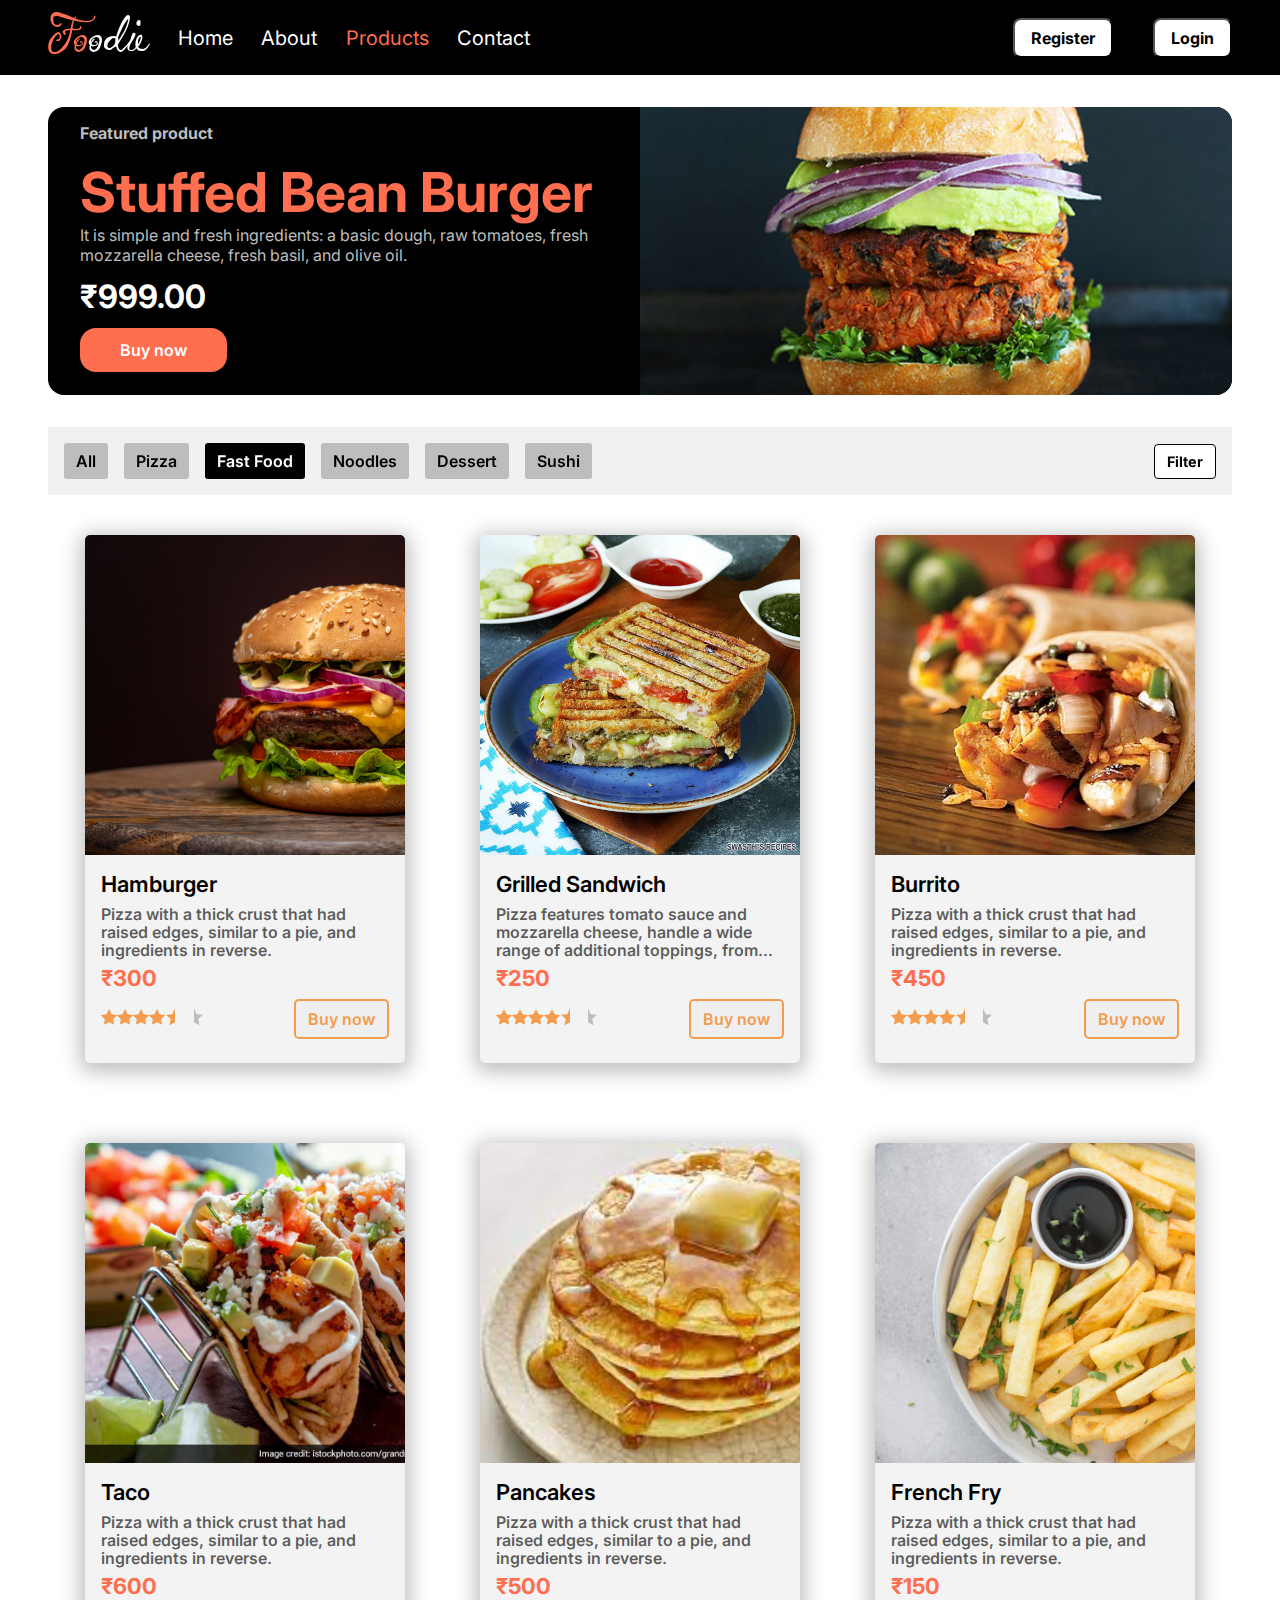
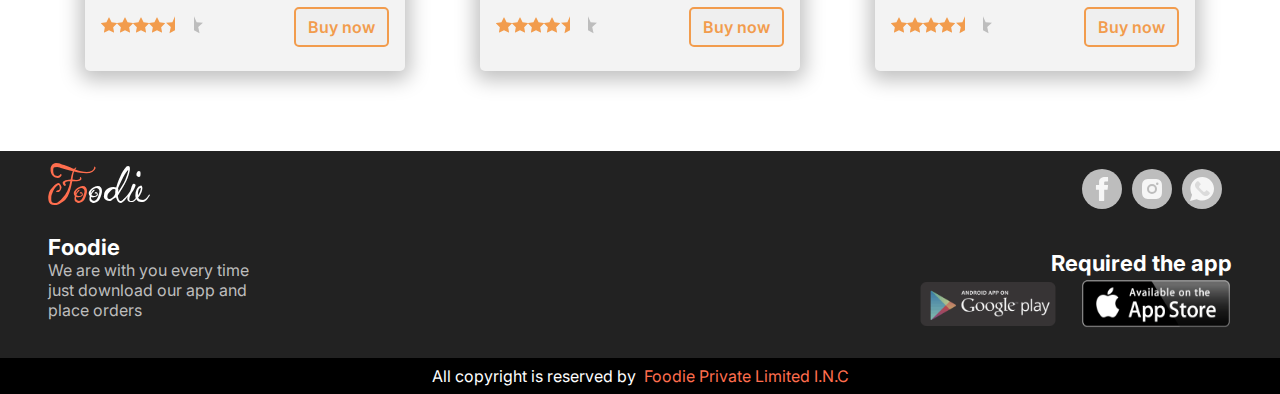
<file: FastFood.html>
<!DOCTYPE html>
<html lang="en">
<head>
  <title>Pizza Landing Page</title>
  <link rel="stylesheet" href="./styles/index.css" />
  <link rel="stylesheet" href="./styles/Products.css" />
  <link rel="preconnect" href="https://fonts.googleapis.com" />
  <link rel="preconnect" href="https://fonts.gstatic.com" crossorigin />
  <link href="https://fonts.googleapis.com/css2?family=Ingrid+Darling&family=Inter:wght@300;400;500;600&display=swap"
    rel="stylesheet" />
</head>
<body>
  <nav>
    <div class="nav">
      <div class="logo"><span>Fo</span>odie</div>
      <ul>
        <li><a href="./index.html">Home</a></li>
        <li><a href="./About.html">About</a></li>
        <li class="active">Products</li>
        <li><a href="Contact.html">Contact</a></li>
      </ul>
    </div>
    <div class="btn-div"><button><a href="./Registration.html">Register</a></button><button><a
          href="./Login.html">Login</a></button></div>
  </nav>
  <main>
    <div class="feature">
      <div class="text">
        <h6>Featured product</h6>
        <h2>Stuffed Bean Burger</h2>
        <p>It is simple and fresh ingredients: a basic dough, raw tomatoes, fresh mozzarella cheese, fresh basil, and
          olive oil. </p>
        <div>₹999.00</div><button class="primary">Buy now</button>
      </div>
      <div class="img"><img src="./img/fastFood/Sweet-Potato-Black-Bean-Burger-feature.jpg" alt="" /></div>
    </div>
    <div class="filter">
      <ul>
        <li><a href="Products.html">All</a></li>
        <li><a href="Pizza.html">Pizza</a></li>
        <li class="active"><a href="FastFood.html">Fast Food</a></li>
        <li><a href="Noodles.html">Noodles</a></li>
        <li><a href="Desserts.html">Dessert</a></li>
        <li><a href="Sushi.html">Sushi</a></li>
      </ul><button>Filter</button>
    </div>
    <div class="products">
      <div class="product"><img src="./img/fastFood/hamburger.jpg" alt="" />
        <div class="productText">
          <div class="text">
            <h3>Hamburger</h3>
            <p>Pizza with a thick crust that had raised edges, similar to a pie, and ingredients in reverse. </p><span
              class="price">₹300</span>
          </div>
          <div class="product-buy-rating"><button><a href="Product.html">Buy now</a></button>
            <div class="rating"><img src="./img/fullstar.svg" alt="" /><img src="./img/fullstar.svg" alt="" /><img
                src="./img/fullstar.svg" alt="" /><img src="./img/fullstar.svg" alt="" /><img style="width: 1.25rem"
                src="./img/star-half-solid-svgrepo-com.svg" alt="" /><img
                style=" transform: rotateY(180deg); position: absolute; left: 5.156rem; width: 1.25rem; "
                src="./img/half-white-empty-star.svg" alt="" /></div>
          </div>
        </div>
      </div>
      <div class="product"><img src="./img/fastFood/veg-grilled-sandwich.jpg" alt="" />
        <div class="productText">
          <div class="text">
            <h3>Grilled Sandwich</h3>
            <p>Pizza features tomato sauce and mozzarella cheese, handle a wide range of additional toppings, from
              pepperoni and sausage to mushroom and anchovies. </p><span class="price">₹250</span>
          </div>
          <div class="product-buy-rating"><button><a href="Product.html">Buy now</a></button>
            <div class="rating"><img src="./img/fullstar.svg" alt="" /><img src="./img/fullstar.svg" alt="" /><img
                src="./img/fullstar.svg" alt="" /><img src="./img/fullstar.svg" alt="" /><img style="width: 1.25rem"
                src="./img/star-half-solid-svgrepo-com.svg" alt="" /><img
                style=" transform: rotateY(180deg); position: absolute; left: 5.156rem; width: 1.25rem; "
                src="./img/half-white-empty-star.svg" alt="" /></div>
          </div>
        </div>
      </div>
      <div class="product"><img src="./img/fastFood/Burrito.JPG" alt="" />
        <div class="productText">
          <div class="text">
            <h3>Burrito</h3>
            <p>Pizza with a thick crust that had raised edges, similar to a pie, and ingredients in reverse. </p><span
              class="price">₹450</span>
          </div>
          <div class="product-buy-rating"><button><a href="Product.html">Buy now</a></button>
            <div class="rating"><img src="./img/fullstar.svg" alt="" /><img src="./img/fullstar.svg" alt="" /><img
                src="./img/fullstar.svg" alt="" /><img src="./img/fullstar.svg" alt="" /><img style="width: 1.25rem"
                src="./img/star-half-solid-svgrepo-com.svg" alt="" /><img
                style=" transform: rotateY(180deg); position: absolute; left: 5.156rem; width: 1.25rem; "
                src="./img/half-white-empty-star.svg" alt="" /></div>
          </div>
        </div>
      </div>
      <div class="product"><img src="./img/fastFood/Taco.webp" alt="" />
        <div class="productText">
          <div class="text">
            <h3>Taco</h3>
            <p>Pizza with a thick crust that had raised edges, similar to a pie, and ingredients in reverse. </p><span
              class="price">₹600</span>
          </div>
          <div class="product-buy-rating"><button><a href="Product.html">Buy now</a></button>
            <div class="rating"><img src="./img/fullstar.svg" alt="" /><img src="./img/fullstar.svg" alt="" /><img
                src="./img/fullstar.svg" alt="" /><img src="./img/fullstar.svg" alt="" /><img style="width: 1.25rem"
                src="./img/star-half-solid-svgrepo-com.svg" alt="" /><img
                style=" transform: rotateY(180deg); position: absolute; left: 5.156rem; width: 1.25rem; "
                src="./img/half-white-empty-star.svg" alt="" /></div>
          </div>
        </div>
      </div>
      <div class="product"><img src="./img/fastFood/Pancake.jfif" alt="" />
        <div class="productText">
          <div class="text">
            <h3>Pancakes</h3>
            <p>Pizza with a thick crust that had raised edges, similar to a pie, and ingredients in reverse. </p><span
              class="price">₹500</span>
          </div>
          <div class="product-buy-rating"><button><a href="Product.html">Buy now</a></button>
            <div class="rating"><img src="./img/fullstar.svg" alt="" /><img src="./img/fullstar.svg" alt="" /><img
                src="./img/fullstar.svg" alt="" /><img src="./img/fullstar.svg" alt="" /><img style="width: 1.25rem"
                src="./img/star-half-solid-svgrepo-com.svg" alt="" /><img
                style=" transform: rotateY(180deg); position: absolute; left: 5.156rem; width: 1.25rem; "
                src="./img/half-white-empty-star.svg" alt="" /></div>
          </div>
        </div>
      </div>
      <div class="product"><img src="./img/fastFood/french-fry.jpg" alt="" />
        <div class="productText">
          <div class="text">
            <h3>French Fry</h3>
            <p>Pizza with a thick crust that had raised edges, similar to a pie, and ingredients in reverse. </p><span
              class="price">₹150</span>
          </div>
          <div class="product-buy-rating"><button><a href="Product.html">Buy now</a></button>
            <div class="rating"><img src="./img/fullstar.svg" alt="" /><img src="./img/fullstar.svg" alt="" /><img
                src="./img/fullstar.svg" alt="" /><img src="./img/fullstar.svg" alt="" /><img style="width: 1.25rem"
                src="./img/star-half-solid-svgrepo-com.svg" alt="" /><img
                style=" transform: rotateY(180deg); position: absolute; left: 5.156rem; width: 1.25rem; "
                src="./img/half-white-empty-star.svg" alt="" /></div>
          </div>
        </div>
      </div>
    </div>
  </main>
  <footer>
    <div class="heading-section">
      <div class="logo"><span>Fo</span>odie</div>
      <ul class="socialLink">
        <li><img src="./img/facebook-svgrepo-com.svg" alt="" /></li>
        <li><img src="./img/instagram-fill-svgrepo-com.svg" alt="" /></li>
        <li><img src="./img/whatsapp-svgrepo-com.svg" alt="" /></li>
      </ul>
    </div>
    <div class="detail-section">
      <div class="aboutApp">
        <h4>Foodie</h4>
        <p>We are with you every time just download our app and place orders </p>
      </div>
      <div class="getApp">
        <h4>Required the app</h4>
        <div class="store-img"><img src="./img/google-play.png" alt="Google Play" /><img src="./img/app-store.png"
            alt="App Store" /></div>
      </div>
    </div>
  </footer>
  <div class="copyright">All copyright is reserved by <span>Foodie Private Limited I.N.C </span></div>
</body>
</html>
</file>
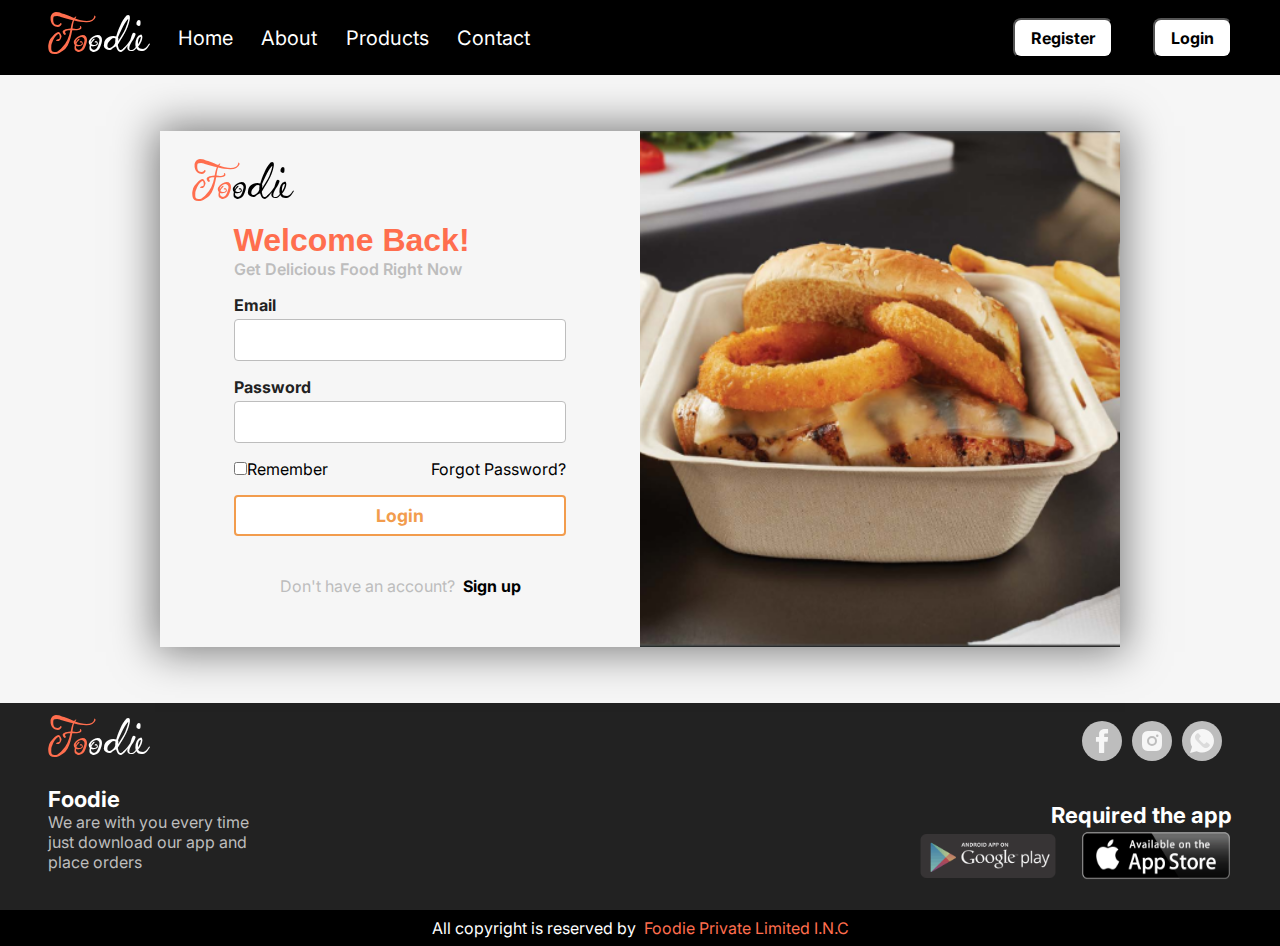
<file: Login.html>
<!DOCTYPE html>
<html lang="en">
<head>
  <title>Pizza Landing Page</title>
  <link rel="stylesheet" href="./styles/index.css" />
  <link rel="stylesheet" href="./styles/Login.css" />
  <link rel="preconnect" href="https://fonts.googleapis.com" />
  <link rel="preconnect" href="https://fonts.gstatic.com" crossorigin />
  <link href="https://fonts.googleapis.com/css2?family=Ingrid+Darling&family=Inter:wght@300;400;500;600&display=swap"
    rel="stylesheet" />
</head>
<body>
  <nav>
    <div class="nav">
      <div class="logo"><span>Fo</span>odie</div>
      <ul>
        <li><a href="./index.html">Home</a></li>
        <li><a href="./About.html">About</a></li>
        <li><a href="./Products.html">Products</a></li>
        <li><a href="Contact.html">Contact</a></li>
      </ul>
    </div>
    <div class="btn-div"><button><a href="./Registration.html">Register</a></button><button><a
          href="./Login.html">Login</a></button></div>
  </nav>
  <div class="mainDiv">
    <main>
      <div class="formDiv">
        <div class="logo"><span>Fo</span>odie</div>
        <div class="formOuter">
          <div>
            <h1>Welcome Back!</h1>
            <p>Get Delicious Food Right Now</p>
          </div>
          <form action="" class="form">
            <div class="input"><label for="username">Email</label><input type="text" name="username" /></div>
            <div class="input"><label for="Password">Password</label><input type="text" name="Password" /></div>
            <div class="forgot">
              <div><input type="checkbox" name="game" id="" /><label for="game">Remember</label></div>
              <div>Forgot Password?</div>
            </div><button type="submit">Login</button>
          </form>
        </div>
        <div class="isAccount">Don't have an account? <span><a href="./Registration.html">Sign up</span></a></div>
      </div>
      <div class="img"><img src="./img/login-cover-image.PNG" alt="" /></div>
    </main>
  </div>
  <footer>
    <div class="heading-section">
      <div class="logo"><span>Fo</span>odie</div>
      <ul class="socialLink">
        <li><img src="./img/facebook-svgrepo-com.svg" alt="" /></li>
        <li><img src="./img/instagram-fill-svgrepo-com.svg" alt="" /></li>
        <li><img src="./img/whatsapp-svgrepo-com.svg" alt="" /></li>
      </ul>
    </div>
    <div class="detail-section">
      <div class="aboutApp">
        <h4>Foodie</h4>
        <p>We are with you every time just download our app and place orders </p>
      </div>
      <div class="getApp">
        <h4>Required the app</h4>
        <div class="store-img"><img src="./img/google-play.png" alt="Google Play" /><img src="./img/app-store.png"
            alt="App Store" /></div>
      </div>
    </div>
  </footer>
  <div class="copyright">All copyright is reserved by <span>Foodie Private Limited I.N.C </span></div>
</body>
</html>
</file>
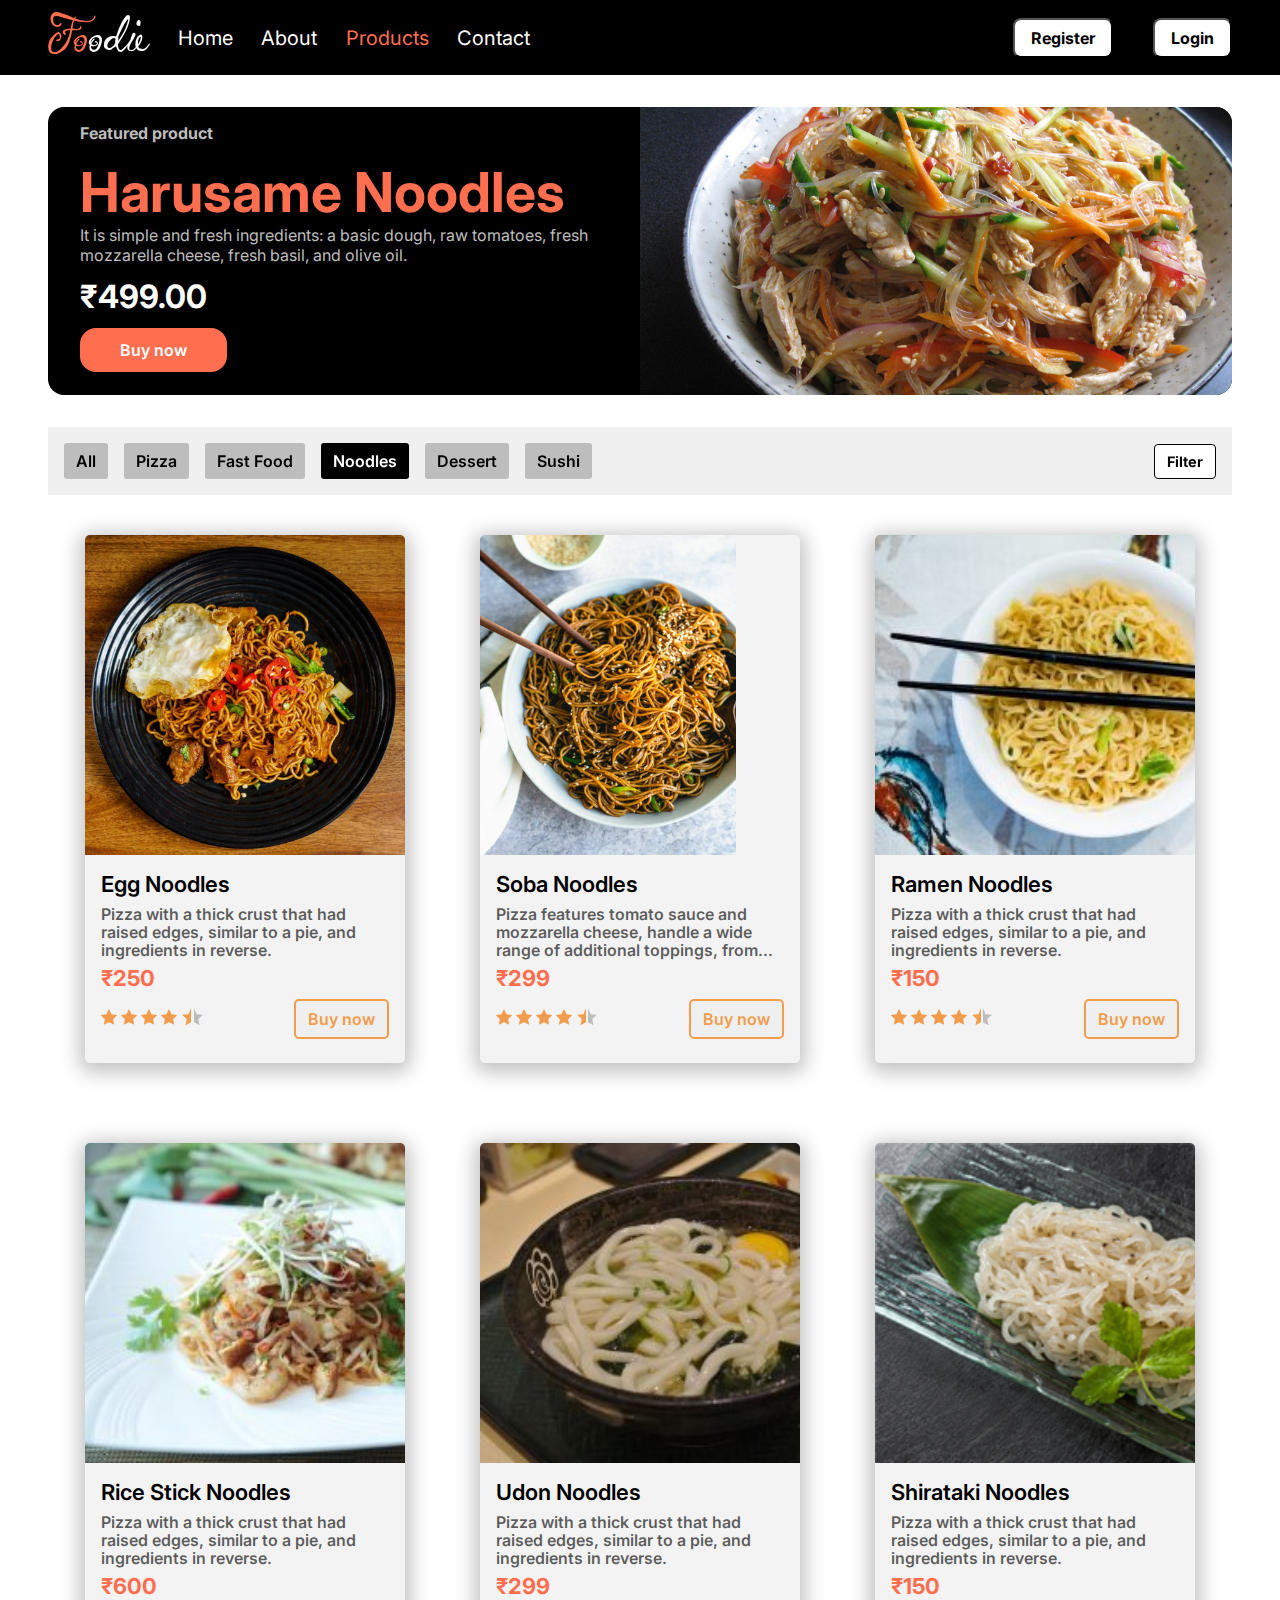
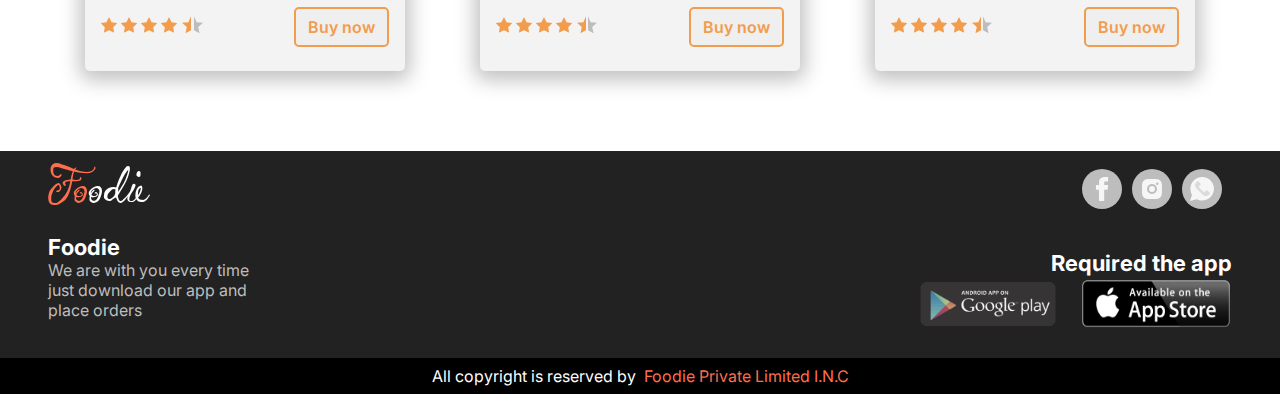
<file: Noodles.html>
<!DOCTYPE html>
<html lang="en">
  <head>
    <meta charset="UTF-8" />
    <meta http-equiv="X-UA-Compatible" content="IE=edge" />
    <meta name="viewport" content="width=device-width, initial-scale=1.0" />
    <title>Pizza Landing Page</title>
    <link rel="stylesheet" href="./styles/index.css" />
    <link rel="stylesheet" href="./styles/Products.css" />
    <link rel="preconnect" href="https://fonts.googleapis.com" />
    <link rel="preconnect" href="https://fonts.gstatic.com" crossorigin />
    <link
      href="https://fonts.googleapis.com/css2?family=Ingrid+Darling&family=Inter:wght@300;400;500;600&display=swap"
      rel="stylesheet"
    />
  </head>
  <body>
    <nav>
      <div class="nav">
        <div class="logo"><span>Fo</span>odie</div>
        <ul>
          <li><a href="./index.html">Home</a></li> 
           <li><a href="./About.html">About</a></li>
          <li class="active">Products</li>
          <li><a href="Contact.html">Contact</a></li>
        </ul>
      </div>
      <div class="btn-div">
        <button><a href="./Registration.html">Register</a></button>
        <button><a href="./Login.html">Login</a></button>
      </div>
    </nav>
    <main>
      <div class="feature">
        <div class="text">
          <h6>Featured product</h6>
          <h2>Harusame Noodles</h2>
          <p>
            It is simple and fresh ingredients: a basic dough, raw tomatoes,
            fresh mozzarella cheese, fresh basil, and olive oil.
          </p>
          <div>₹499.00</div>
          <button class="primary">Buy now</button>
        </div>
        <div class="img">
          <img src="./img/Noodle/Spicy_Chicken_Harusame_feature.jpg" />
        </div>
      </div>
      <div class="filter">
        <ul>
          <!-- <li class="category">Category:</li> -->
          <li><a href="Products.html">All</a></li>
          <li><a href="Pizza.html">Pizza</a></li>
          <li><a href="FastFood.html">Fast Food</a></li>
          <li class="active"><a href="Noodles.html">Noodles</a></li>
          <li><a href="Desserts.html">Dessert</a></li>
          <li><a href="Sushi.html">Sushi</a></li>
        </ul>
        <button>Filter</button>
      </div>
      <div class="products">
        <div class="product">
          <img src="./img/Noodle/Egg-Noodles-min.webp" alt="" />
          <div class="productText">
            <div class="text">
              <h3>Egg Noodles</h3>
              <p>
                Pizza with a thick crust that had raised edges, similar to a
                pie, and ingredients in reverse.
              </p>
              <span class="price">₹250</span>
            </div>
            <div class="product-buy-rating">
              <button><a href="Product.html">Buy now</a></button>
              <div class="rating">
                <img src="./img/fullstar.svg" alt="" />
                <img src="./img/fullstar.svg" alt="" />
                <img src="./img/fullstar.svg" alt="" />
                <img src="./img/fullstar.svg" alt="" />
                <img
                  style="width: 1.25rem"
                  src="./img/star-half-solid-svgrepo-com.svg"
                  alt=""
                />
                <img
                  style="
                    transform: rotateY(180deg);
                    position: absolute;
                    left: 5.156rem;
                    width: 1.25rem;
                  "
                  src="./img/half-white-empty-star.svg"
                  alt=""
                />
              </div>
            </div>
          </div>
        </div>
        <div class="product">
          <img src="./img/Noodle/Soba-Noodles-016.webp" alt="" />
          <div class="productText">
            <div class="text">
              <h3>Soba Noodles</h3>
              <p>
                Pizza features tomato sauce and mozzarella cheese, handle a wide
                range of additional toppings, from pepperoni and sausage to
                mushroom and anchovies.
              </p>
              <span class="price">₹299</span>
            </div>
            <div class="product-buy-rating">
              <button><a href="Product.html">Buy now</a></button>
              <div class="rating">
                <img src="./img/fullstar.svg" alt="" />
                <img src="./img/fullstar.svg" alt="" />
                <img src="./img/fullstar.svg" alt="" />
                <img src="./img/fullstar.svg" alt="" />
                <img
                  style="width: 1.25rem"
                  src="./img/star-half-solid-svgrepo-com.svg"
                  alt=""
                />
                <img
                  style="
                    transform: rotateY(180deg);
                    position: absolute;
                    left: 5.156rem;
                    width: 1.25rem;
                  "
                  src="./img/half-white-empty-star.svg"
                  alt=""
                />
              </div>
            </div>
          </div>
        </div>
        <div class="product">
          <img src="./img/Noodle/Ramen-300x199.jpg" alt="" />
          <div class="productText">
            <div class="text">
              <h3>Ramen Noodles</h3>
              <p>
                Pizza with a thick crust that had raised edges, similar to a
                pie, and ingredients in reverse.
              </p>
              <span class="price">₹150</span>
            </div>
            <div class="product-buy-rating">
              <button><a href="Product.html">Buy now</a></button>
              <div class="rating">
                <img src="./img/fullstar.svg" alt="" />
                <img src="./img/fullstar.svg" alt="" />
                <img src="./img/fullstar.svg" alt="" />
                <img src="./img/fullstar.svg" alt="" />
                <img
                  style="width: 1.25rem"
                  src="./img/star-half-solid-svgrepo-com.svg"
                  alt=""
                />
                <img
                  style="
                    transform: rotateY(180deg);
                    position: absolute;
                    left: 5.156rem;
                    width: 1.25rem;
                  "
                  src="./img/half-white-empty-star.svg"
                  alt=""
                />
              </div>
            </div>
          </div>
        </div>
        <div class="product">
          <img src="./img/Noodle/rice-noodles-300x200.jpg" alt="" />
          <div class="productText">
            <div class="text">
              <h3>Rice Stick Noodles</h3>
              <p>
                Pizza with a thick crust that had raised edges, similar to a
                pie, and ingredients in reverse.
              </p>
              <span class="price">₹600</span>
            </div>
            <div class="product-buy-rating">
              <button><a href="Product.html">Buy now</a></button>
              <div class="rating">
                <img src="./img/fullstar.svg" alt="" />
                <img src="./img/fullstar.svg" alt="" />
                <img src="./img/fullstar.svg" alt="" />
                <img src="./img/fullstar.svg" alt="" />
                <img
                  style="width: 1.25rem"
                  src="./img/star-half-solid-svgrepo-com.svg"
                  alt=""
                />
                <img
                  style="
                    transform: rotateY(180deg);
                    position: absolute;
                    left: 5.156rem;
                    width: 1.25rem;
                  "
                  src="./img/half-white-empty-star.svg"
                  alt=""
                />
              </div>
            </div>
          </div>
        </div>
        <div class="product">
          <img src="./img/Noodle/Udon-300x200.jpg" alt="" />
          <div class="productText">
            <div class="text">
              <h3>Udon Noodles</h3>
              <p>
                Pizza with a thick crust that had raised edges, similar to a
                pie, and ingredients in reverse.
              </p>
              <span class="price">₹299</span>
            </div>
            <div class="product-buy-rating">
              <button><a href="Product.html">Buy now</a></button>
              <div class="rating">
                <img src="./img/fullstar.svg" alt="" />
                <img src="./img/fullstar.svg" alt="" />
                <img src="./img/fullstar.svg" alt="" />
                <img src="./img/fullstar.svg" alt="" />
                <img
                  style="width: 1.25rem"
                  src="./img/star-half-solid-svgrepo-com.svg"
                  alt=""
                />
                <img
                  style="
                    transform: rotateY(180deg);
                    position: absolute;
                    left: 5.156rem;
                    width: 1.25rem;
                  "
                  src="./img/half-white-empty-star.svg"
                  alt=""
                />
              </div>
            </div>
          </div>
        </div>
        <div class="product">
          <img src="./img/Noodle/Shirataki-1.jpg" alt="" />
          <div class="productText">
            <div class="text">
              <h3>Shirataki Noodles</h3>
              <p>
                Pizza with a thick crust that had raised edges, similar to a
                pie, and ingredients in reverse.
              </p>
              <span class="price">₹150</span>
            </div>
            <div class="product-buy-rating">
              <button><a href="Product.html">Buy now</a></button>
              <div class="rating">
                <img src="./img/fullstar.svg" alt="" />
                <img src="./img/fullstar.svg" alt="" />
                <img src="./img/fullstar.svg" alt="" />
                <img src="./img/fullstar.svg" alt="" />
                <img
                  style="width: 1.25rem"
                  src="./img/star-half-solid-svgrepo-com.svg"
                  alt=""
                />
                <img
                  style="
                    transform: rotateY(180deg);
                    position: absolute;
                    left: 5.156rem;
                    width: 1.25rem;
                  "
                  src="./img/half-white-empty-star.svg"
                  alt=""
                />
              </div>
            </div>
          </div>
        </div>
      </div>
    </main>
    <footer>
      <div class="heading-section">
        <div class="logo"><span>Fo</span>odie</div>
         
        <ul class="socialLink">
          <li><img src="./img/facebook-svgrepo-com.svg" alt="" /></li>
          <li><img src="./img/instagram-fill-svgrepo-com.svg" alt="" /></li>
          <li><img src="./img/whatsapp-svgrepo-com.svg" alt="" /></li>
        </ul>
      </div>
      <div class="detail-section">
        <div class="aboutApp">
          <h4>Foodie</h4>
          <p>
            We are with you every time just download our app and place orders
          </p>
        </div>
        <div class="getApp">
          <h4>Required the app</h4>
          <div class="store-img">
            <img src="./img/google-play.png" alt="Google Play" />
            <img src="./img/app-store.png" alt="App Store" />
          </div>
        </div>
      </div>
    </footer>
    <div class="copyright">
      All copyright is reserved by <span> Foodie Private Limited I.N.C </span>
    </div>
  </body>
</html>
</file>
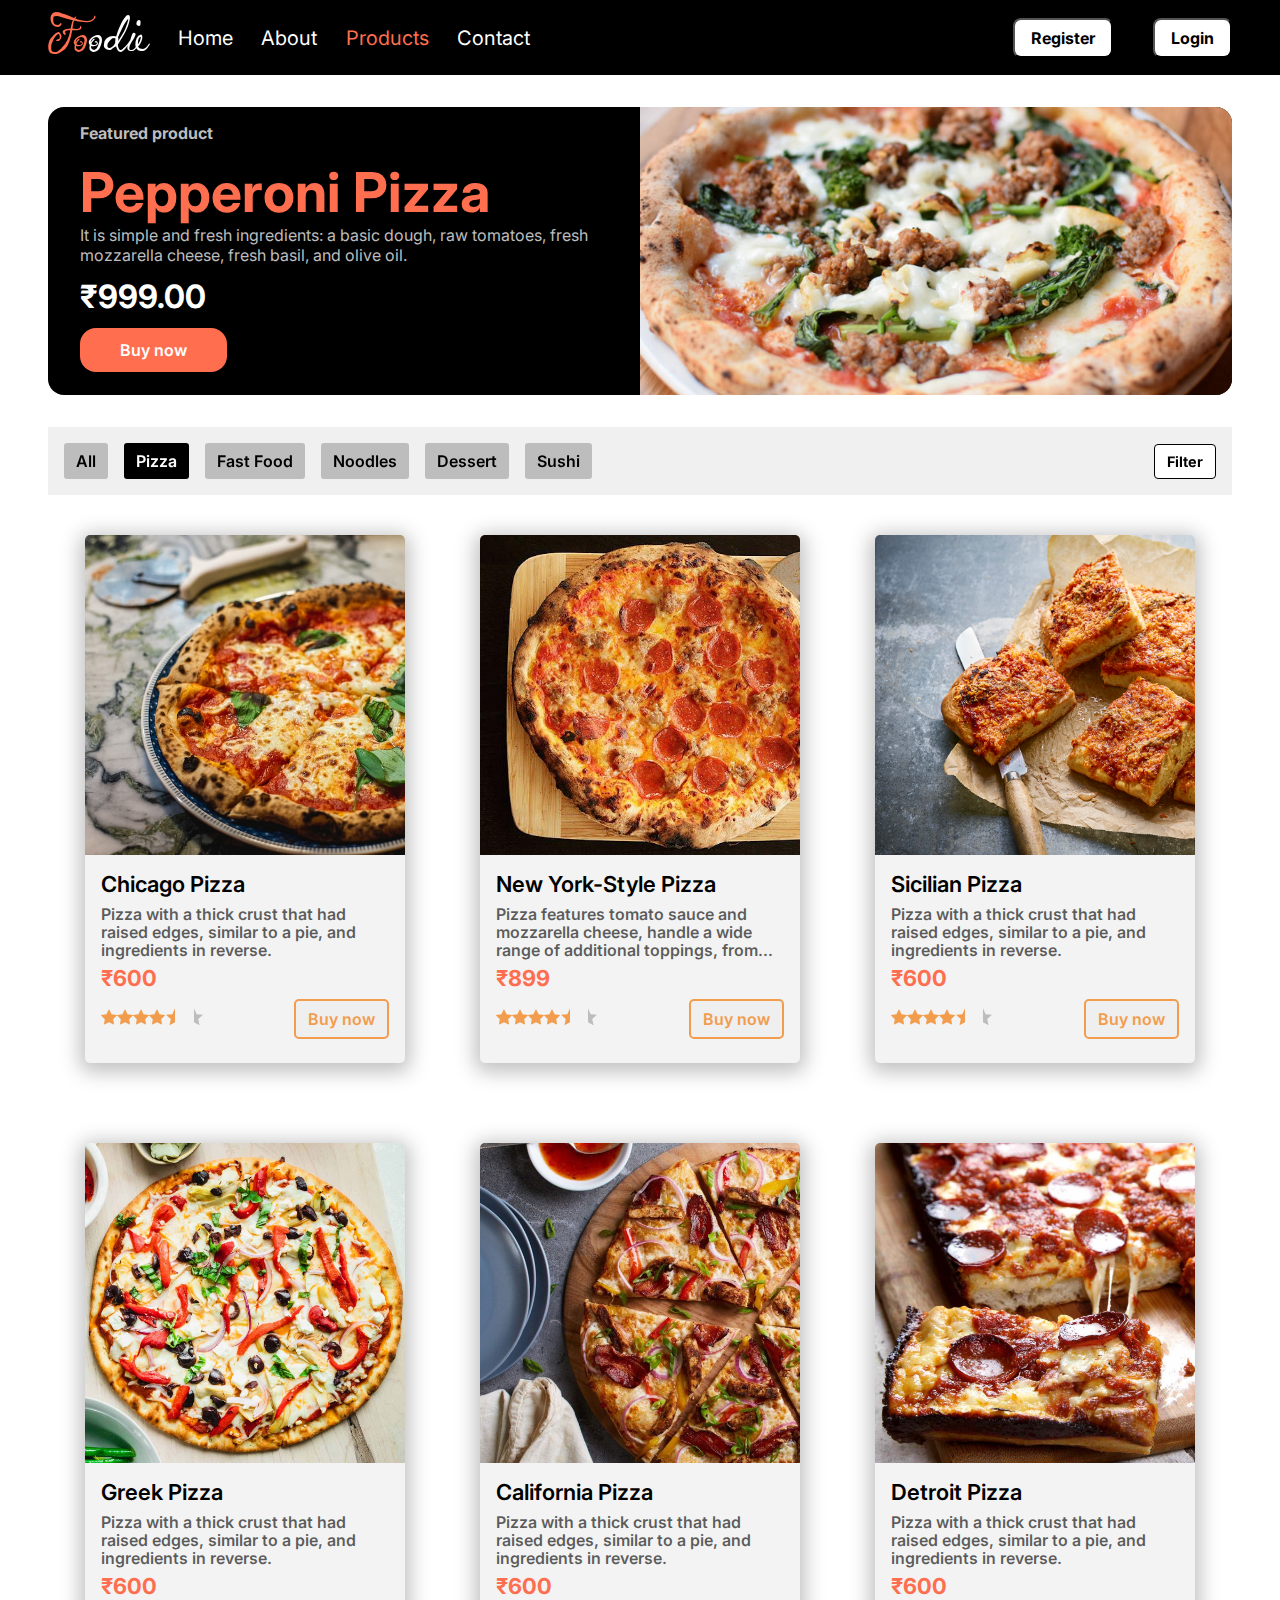
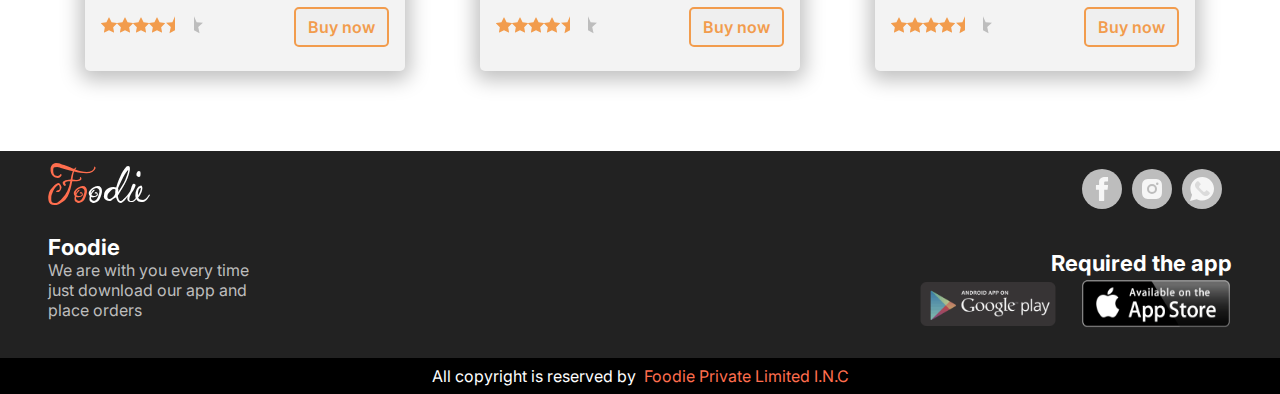
<file: Pizza.html>
<!DOCTYPE html>
<html lang="en">
<head>
  <title>Pizza Landing Page</title>
  <link rel="stylesheet" href="./styles/index.css" />
  <link rel="stylesheet" href="./styles/Products.css" />
  <link rel="preconnect" href="https://fonts.googleapis.com" />
  <link rel="preconnect" href="https://fonts.gstatic.com" crossorigin />
  <link href="https://fonts.googleapis.com/css2?family=Ingrid+Darling&family=Inter:wght@300;400;500;600&display=swap"
    rel="stylesheet" />
</head>
<body>
  <nav>
    <div class="nav">
      <div class="logo"><span>Fo</span>odie</div>
      <ul>
        <li><a href="./index.html">Home</a></li>
        <li><a href="./About.html">About</a></li>
        <li class="active">Products</li>
        <li><a href="Contact.html">Contact</a></li>
      </ul>
    </div>
    <div class="btn-div"><button><a href="./Registration.html">Register</a></button><button><a
          href="./Login.html">Login</a></button></div>
  </nav>
  <main>
    <div class="feature">
      <div class="text">
        <h6>Featured product</h6>
        <h2>Pepperoni Pizza</h2>
        <p>It is simple and fresh ingredients: a basic dough, raw tomatoes, fresh mozzarella cheese, fresh basil, and
          olive oil. </p>
        <div>₹999.00</div><button class="primary">Buy now</button>
      </div>
      <div class="img"><img src="./img/nepolian-pizza-featured.jpg" alt="" /></div>
    </div>
    <div class="filter">
      <ul>
        <li><a href="Products.html">All</a></li>
        <li class="active"><a href="Pizza.html">Pizza</a></li>
        <li><a href="FastFood.html">Fast Food</a></li>
        <li><a href="Noodles.html">Noodles</a></li>
        <li><a href="Desserts.html">Dessert</a></li>
        <li><a href="Sushi.html">Sushi</a></li>
      </ul><button>Filter</button>
    </div>
    <div class="products">
      <div class="product"><img src="./img/Chicago-Pizza.jfif" alt="" />
        <div class="productText">
          <div class="text">
            <h3>Chicago Pizza</h3>
            <p>Pizza with a thick crust that had raised edges, similar to a pie, and ingredients in reverse. </p><span
              class="price">₹600</span>
          </div>
          <div class="product-buy-rating"><button><a href="Product.html">Buy now</a></button>
            <div class="rating"><img src="./img/fullstar.svg" alt="" /><img src="./img/fullstar.svg" alt="" /><img
                src="./img/fullstar.svg" alt="" /><img src="./img/fullstar.svg" alt="" /><img style="width: 1.25rem"
                src="./img/star-half-solid-svgrepo-com.svg" alt="" /><img
                style=" transform: rotateY(180deg); position: absolute; left: 5.156rem; width: 1.25rem; "
                src="./img/half-white-empty-star.svg" alt="" /></div>
          </div>
        </div>
      </div>
      <div class="product"><img src="./img/new-york-pizza.jpeg" alt="" />
        <div class="productText">
          <div class="text">
            <h3>New York-Style Pizza</h3>
            <p>Pizza features tomato sauce and mozzarella cheese, handle a wide range of additional toppings, from
              pepperoni and sausage to mushroom and anchovies. </p><span class="price">₹899</span>
          </div>
          <div class="product-buy-rating"><button><a href="Product.html">Buy now</a></button>
            <div class="rating"><img src="./img/fullstar.svg" alt="" /><img src="./img/fullstar.svg" alt="" /><img
                src="./img/fullstar.svg" alt="" /><img src="./img/fullstar.svg" alt="" /><img style="width: 1.25rem"
                src="./img/star-half-solid-svgrepo-com.svg" alt="" /><img
                style=" transform: rotateY(180deg); position: absolute; left: 5.156rem; width: 1.25rem; "
                src="./img/half-white-empty-star.svg" alt="" /></div>
          </div>
        </div>
      </div>
      <div class="product"><img src="./img/sicilian_pizza.jpg" alt="" />
        <div class="productText">
          <div class="text">
            <h3>Sicilian Pizza</h3>
            <p>Pizza with a thick crust that had raised edges, similar to a pie, and ingredients in reverse. </p><span
              class="price">₹600</span>
          </div>
          <div class="product-buy-rating"><button><a href="Product.html">Buy now</a></button>
            <div class="rating"><img src="./img/fullstar.svg" alt="" /><img src="./img/fullstar.svg" alt="" /><img
                src="./img/fullstar.svg" alt="" /><img src="./img/fullstar.svg" alt="" /><img style="width: 1.25rem"
                src="./img/star-half-solid-svgrepo-com.svg" alt="" /><img
                style=" transform: rotateY(180deg); position: absolute; left: 5.156rem; width: 1.25rem; "
                src="./img/half-white-empty-star.svg" alt="" /></div>
          </div>
        </div>
      </div>
      <div class="product"><img src="./img/greek-pizza.jpg" alt="" />
        <div class="productText">
          <div class="text">
            <h3>Greek Pizza</h3>
            <p>Pizza with a thick crust that had raised edges, similar to a pie, and ingredients in reverse. </p><span
              class="price">₹600</span>
          </div>
          <div class="product-buy-rating"><button><a href="Product.html">Buy now</a></button>
            <div class="rating"><img src="./img/fullstar.svg" alt="" /><img src="./img/fullstar.svg" alt="" /><img
                src="./img/fullstar.svg" alt="" /><img src="./img/fullstar.svg" alt="" /><img style="width: 1.25rem"
                src="./img/star-half-solid-svgrepo-com.svg" alt="" /><img
                style=" transform: rotateY(180deg); position: absolute; left: 5.156rem; width: 1.25rem; "
                src="./img/half-white-empty-star.svg" alt="" /></div>
          </div>
        </div>
      </div>
      <div class="product"><img src="./img/california-style-pizza.jpg" alt="" />
        <div class="productText">
          <div class="text">
            <h3>California Pizza</h3>
            <p>Pizza with a thick crust that had raised edges, similar to a pie, and ingredients in reverse. </p><span
              class="price">₹600</span>
          </div>
          <div class="product-buy-rating"><button><a href="Product.html">Buy now</a></button>
            <div class="rating"><img src="./img/fullstar.svg" alt="" /><img src="./img/fullstar.svg" alt="" /><img
                src="./img/fullstar.svg" alt="" /><img src="./img/fullstar.svg" alt="" /><img style="width: 1.25rem"
                src="./img/star-half-solid-svgrepo-com.svg" alt="" /><img
                style=" transform: rotateY(180deg); position: absolute; left: 5.156rem; width: 1.25rem; "
                src="./img/half-white-empty-star.svg" alt="" /></div>
          </div>
        </div>
      </div>
      <div class="product"><img src="./img/detroit-style-pizza.jpg" alt="" />
        <div class="productText">
          <div class="text">
            <h3>Detroit Pizza</h3>
            <p>Pizza with a thick crust that had raised edges, similar to a pie, and ingredients in reverse. </p><span
              class="price">₹600</span>
          </div>
          <div class="product-buy-rating"><button><a href="Product.html">Buy now</a></button>
            <div class="rating"><img src="./img/fullstar.svg" alt="" /><img src="./img/fullstar.svg" alt="" /><img
                src="./img/fullstar.svg" alt="" /><img src="./img/fullstar.svg" alt="" /><img style="width: 1.25rem"
                src="./img/star-half-solid-svgrepo-com.svg" alt="" /><img
                style=" transform: rotateY(180deg); position: absolute; left: 5.156rem; width: 1.25rem; "
                src="./img/half-white-empty-star.svg" alt="" /></div>
          </div>
        </div>
      </div>
    </div>
  </main>
  <footer>
    <div class="heading-section">
      <div class="logo"><span>Fo</span>odie</div>
      <ul class="socialLink">
        <li><img src="./img/facebook-svgrepo-com.svg" alt="" /></li>
        <li><img src="./img/instagram-fill-svgrepo-com.svg" alt="" /></li>
        <li><img src="./img/whatsapp-svgrepo-com.svg" alt="" /></li>
      </ul>
    </div>
    <div class="detail-section">
      <div class="aboutApp">
        <h4>Foodie</h4>
        <p>We are with you every time just download our app and place orders </p>
      </div>
      <div class="getApp">
        <h4>Required the app</h4>
        <div class="store-img"><img src="./img/google-play.png" alt="Google Play" /><img src="./img/app-store.png"
            alt="App Store" /></div>
      </div>
    </div>
  </footer>
  <div class="copyright">All copyright is reserved by <span>Foodie Private Limited I.N.C </span></div>
</body>
</html>
</file>
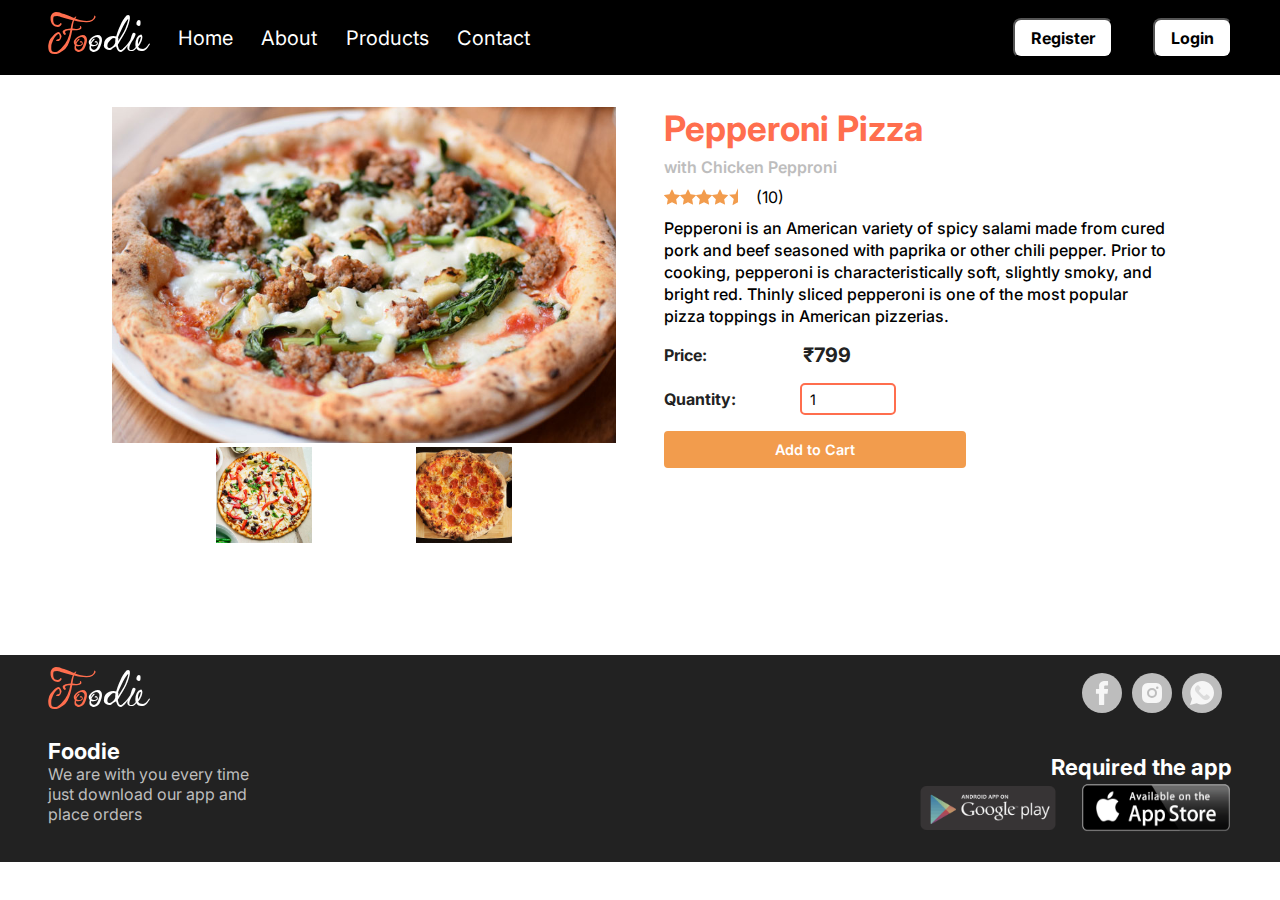
<file: Product.html>
<!DOCTYPE html>
<html lang="en">
<title>Pizza Landing Page</title>
<link rel="stylesheet" href="./styles/index.css" />
<link rel="stylesheet" href="./styles/Product.css" />
<link rel="preconnect" href="https://fonts.googleapis.com" />
<link rel="preconnect" href="https://fonts.gstatic.com" crossorigin />
<link href="https://fonts.googleapis.com/css2?family=Ingrid+Darling&family=Inter:wght@300;400;500;600&display=swap"
  rel="stylesheet" />
</head>
<body>
  <nav>
    <div class="nav">
      <div class="logo"><span>Fo</span>odie</div>
      <ul>
        <li><a href="./index.html">Home</a></li>
        <li><a href="./About.html">About</a></li>
        <li><a href="Products.html">Products</a></li>
        <li><a href="Contact.html">Contact</a></li>
      </ul>
    </div>
    <div class="btn-div"><button><a href="./Registration.html">Register</a></button><button><a
          href="./Login.html">Login</a></button></div>
  </nav>
  <main>
    <section class="imageDiv">
      <div class="majorImg"><img src="./img/nepolian-pizza-featured.jpg" alt=""></div>
      <div class="minorImg"><img src="./img/greek-pizza.jpg" alt=""><img src="./img/new-york-pizza.jpeg" alt=""></div>
    </section>
    <section class="detailDiv">
      <h1>Pepperoni Pizza</h1>
      <div class="tag">with Chicken Pepproni</div>
      <div class="rating"><img src="./img/fullstar.svg" alt="" /><img src="./img/fullstar.svg" alt="" /><img
          src="./img/fullstar.svg" alt="" /><img src="./img/fullstar.svg" alt="" /><img style="width: 1.25rem"
          src="./img/star-half-solid-svgrepo-com.svg" alt="" /><span>(10)</span></div>
      <p class="description">Pepperoni is an American variety of spicy salami made from cured pork and beef seasoned
        with paprika or other chili pepper. Prior to cooking, pepperoni is characteristically soft, slightly smoky, and
        bright red. Thinly sliced pepperoni is one of the most popular pizza toppings in American pizzerias. </p>
      <div class="priceDiv"><span>Price: </span><span class="price">₹799</span></div>
      <div class="quatity"><span>Quantity:</span><input type="number" name="quantity" id="" maxlength="1"
          oninput="this.value=this.value.slice(0,this.maxLength)" value="1"></div><button><a href="Login.html">Add to
          Cart</a></button>
    </section>
  </main>
  <footer>
    <div class="heading-section">
      <div class="logo"><span>Fo</span>odie</div>
      <ul class="socialLink">
        <li><img src="./img/facebook-svgrepo-com.svg" alt="" /></li>
        <li><img src="./img/instagram-fill-svgrepo-com.svg" alt="" /></li>
        <li><img src="./img/whatsapp-svgrepo-com.svg" alt="" /></li>
      </ul>
    </div>
    <div class="detail-section">
      <div class="aboutApp">
        <h4>Foodie</h4>
        <p>We are with you every time just download our app and place orders </p>
      </div>
      <div class="getApp">
        <h4>Required the app</h4>
        <div class="store-img"><img src="./img/google-play.png" alt="Google Play" /><img src="./img/app-store.png"
            alt="App Store" /></div>
      </div>
    </div>
  </footer>
</body>
</html>
</file>
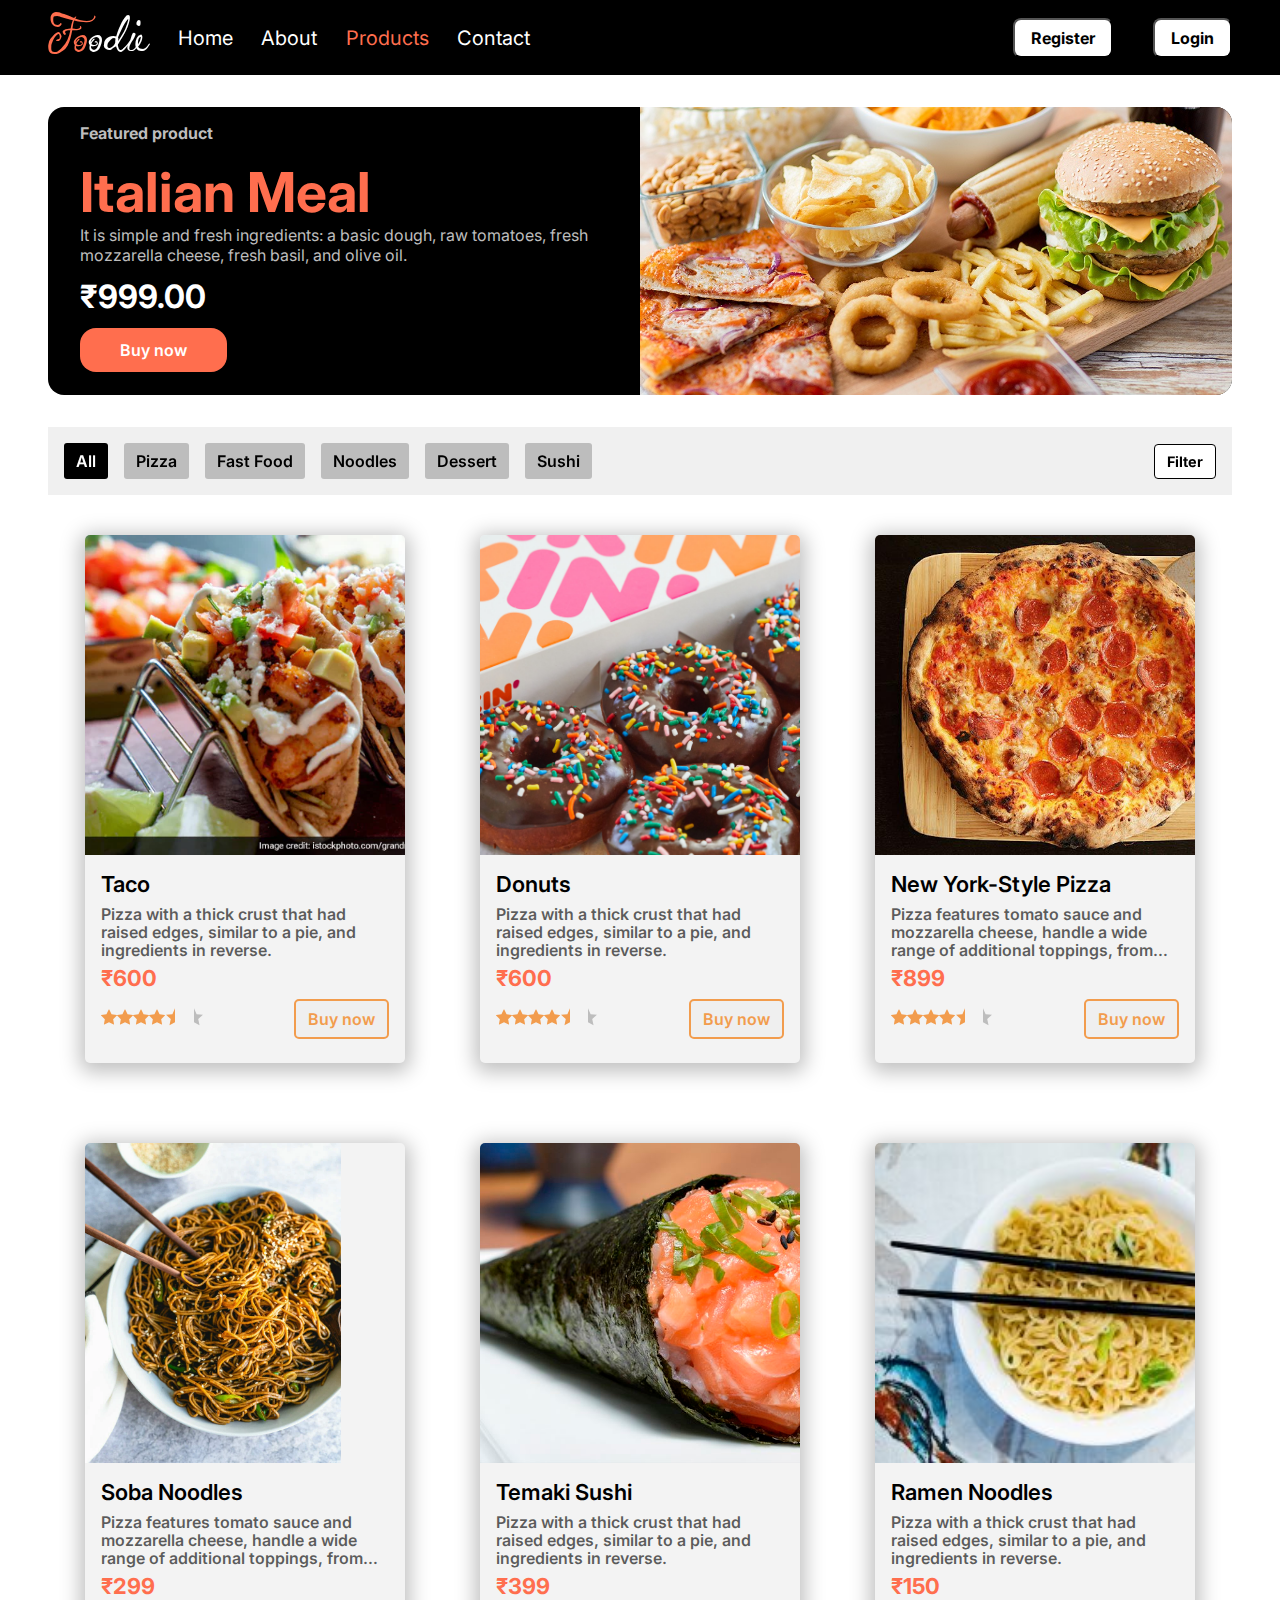
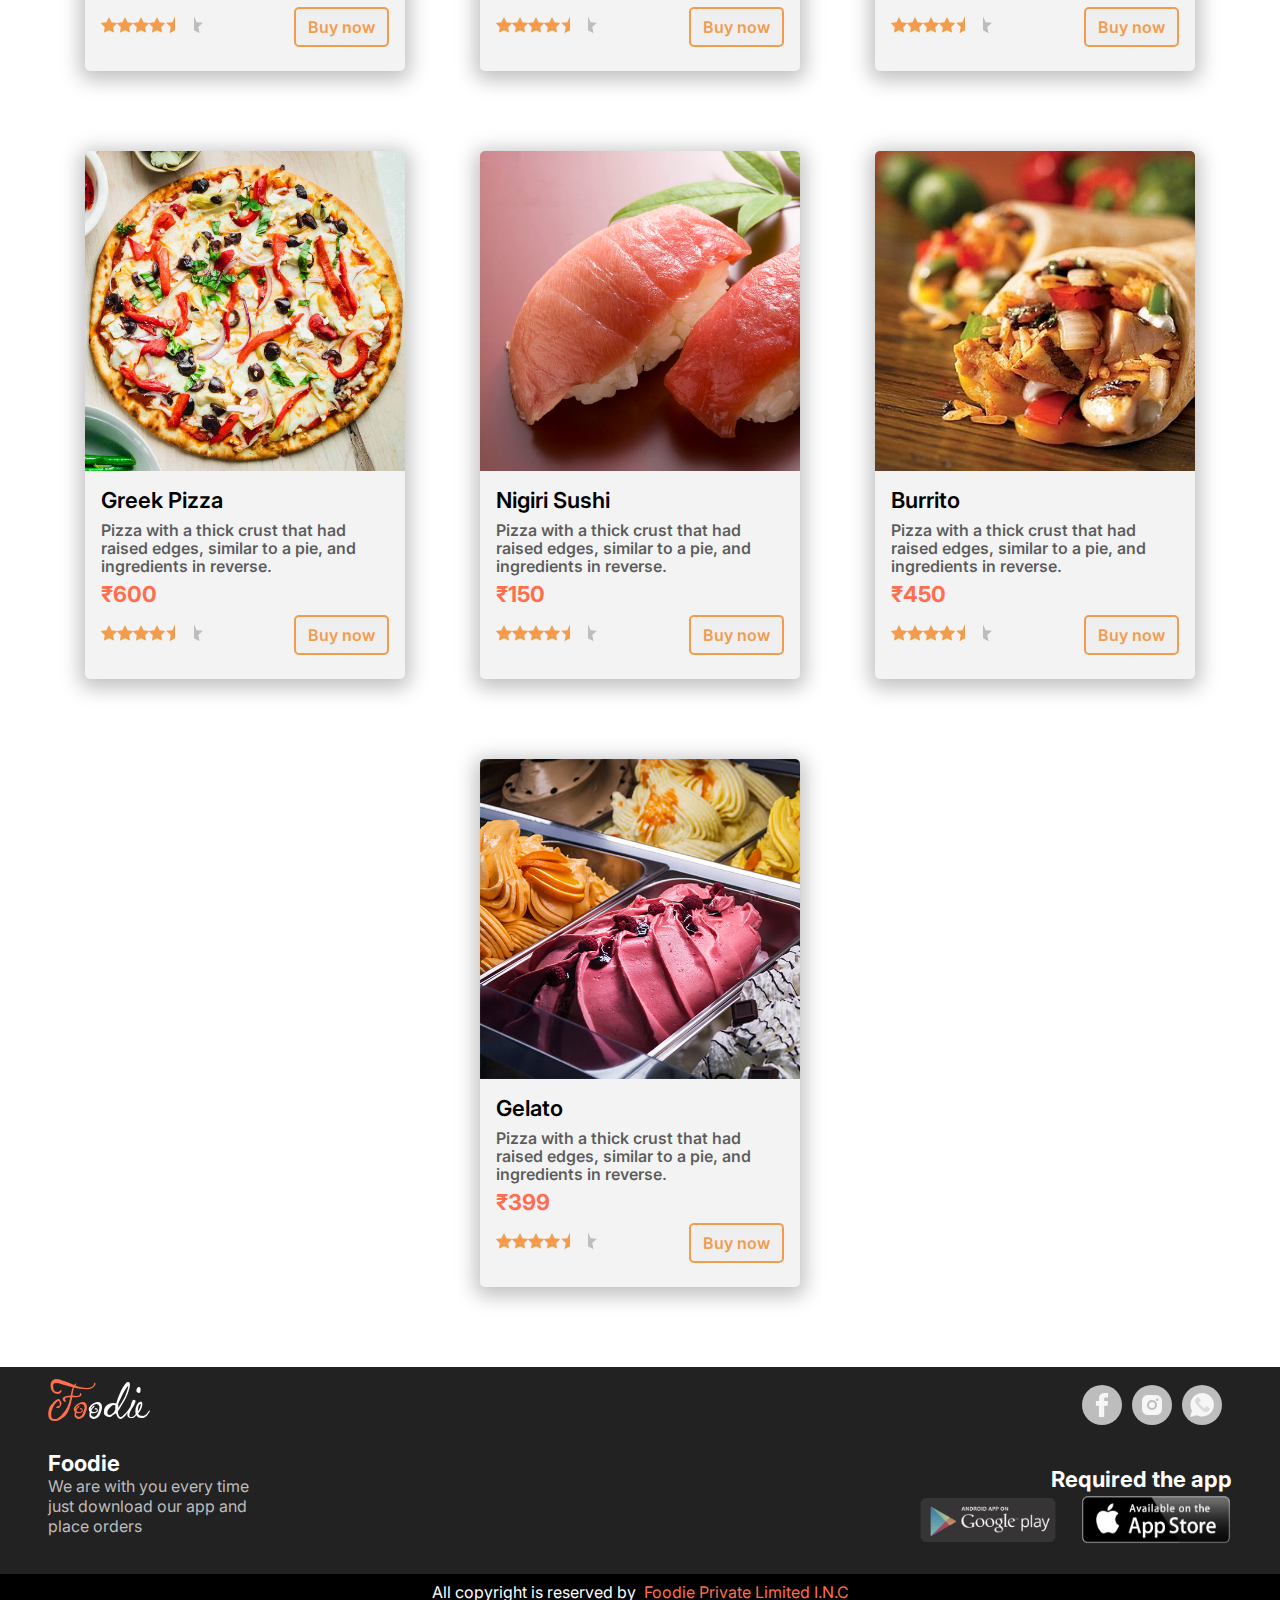
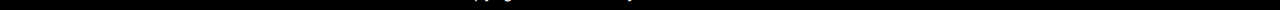
<file: Products.html>
<!DOCTYPE html>
<html lang="en">
<head>
  <title>Pizza Landing Page</title>
  <link rel="stylesheet" href="./styles/index.css" />
  <link rel="stylesheet" href="./styles/Products.css" />
  <link rel="preconnect" href="https://fonts.googleapis.com" />
  <link rel="preconnect" href="https://fonts.gstatic.com" crossorigin />
  <link href="https://fonts.googleapis.com/css2?family=Ingrid+Darling&family=Inter:wght@300;400;500;600&display=swap"
    rel="stylesheet" />
</head>
<body>
  <nav>
    <div class="nav">
      <div class="logo"><span>Fo</span>odie</div>
      <ul>
        <li><a href="./index.html">Home</a></li>
        <li><a href="./About.html">About</a></li>
        <li class="active">Products</li>
        <li><a href="Contact.html">Contact</a></li>
      </ul>
    </div>
    <div class="btn-div"><button><a href="./Registration.html">Register</a></button><button><a
          href="./Login.html">Login</a></button></div>
  </nav>
  <main>
    <div class="feature">
      <div class="text">
        <h6>Featured product</h6>
        <h2>Italian Meal</h2>
        <p>It is simple and fresh ingredients: a basic dough, raw tomatoes, fresh mozzarella cheese, fresh basil, and
          olive oil. </p>
        <div>₹999.00</div><button class="primary">Buy now</button>
      </div>
      <div class="img"><img src="./img/fast-food-combo-feature.jpg" alt="" /></div>
    </div>
    <div class="filter">
      <ul>
        <li class="active"><a href="Products.html">All</a></li>
        <li><a href="Pizza.html">Pizza</a></li>
        <li><a href="FastFood.html">Fast Food</a></li>
        <li><a href="Noodles.html">Noodles</a></li>
        <li><a href="Desserts.html">Dessert</a></li>
        <li><a href="Sushi.html">Sushi</a></li>
      </ul><button>Filter</button>
    </div>
    <div class="products">
      <div class="product"><img src="./img/fastFood/Taco.webp" alt="" />
        <div class="productText">
          <div class="text">
            <h3>Taco</h3>
            <p>Pizza with a thick crust that had raised edges, similar to a pie, and ingredients in reverse. </p><span
              class="price">₹600</span>
          </div>
          <div class="product-buy-rating"><button><a href="Product.html">Buy now</a></button>
            <div class="rating"><img src="./img/fullstar.svg" alt="" /><img src="./img/fullstar.svg" alt="" /><img
                src="./img/fullstar.svg" alt="" /><img src="./img/fullstar.svg" alt="" /><img style="width: 1.25rem"
                src="./img/star-half-solid-svgrepo-com.svg" alt="" /><img
                style=" transform: rotateY(180deg); position: absolute; left: 5.156rem; width: 1.25rem; "
                src="./img/half-white-empty-star.svg" alt="" /></div>
          </div>
        </div>
      </div>
      <div class="product"><img src="./img/Desserts/Homemade-Donuts-1.jpg" alt="" />
        <div class="productText">
          <div class="text">
            <h3>Donuts</h3>
            <p>Pizza with a thick crust that had raised edges, similar to a pie, and ingredients in reverse. </p><span
              class="price">₹600</span>
          </div>
          <div class="product-buy-rating"><button><a href="Product.html">Buy now</a></button>
            <div class="rating"><img src="./img/fullstar.svg" alt="" /><img src="./img/fullstar.svg" alt="" /><img
                src="./img/fullstar.svg" alt="" /><img src="./img/fullstar.svg" alt="" /><img style="width: 1.25rem"
                src="./img/star-half-solid-svgrepo-com.svg" alt="" /><img
                style=" transform: rotateY(180deg); position: absolute; left: 5.156rem; width: 1.25rem; "
                src="./img/half-white-empty-star.svg" alt="" /></div>
          </div>
        </div>
      </div>
      <div class="product"><img src="./img/new-york-pizza.jpeg" alt="" />
        <div class="productText">
          <div class="text">
            <h3>New York-Style Pizza</h3>
            <p>Pizza features tomato sauce and mozzarella cheese, handle a wide range of additional toppings, from
              pepperoni and sausage to mushroom and anchovies. </p><span class="price">₹899</span>
          </div>
          <div class="product-buy-rating"><button><a href="Product.html">Buy now</a></button>
            <div class="rating"><img src="./img/fullstar.svg" alt="" /><img src="./img/fullstar.svg" alt="" /><img
                src="./img/fullstar.svg" alt="" /><img src="./img/fullstar.svg" alt="" /><img style="width: 1.25rem"
                src="./img/star-half-solid-svgrepo-com.svg" alt="" /><img
                style=" transform: rotateY(180deg); position: absolute; left: 5.156rem; width: 1.25rem; "
                src="./img/half-white-empty-star.svg" alt="" /></div>
          </div>
        </div>
      </div>
      <div class="product"><img src="./img/Noodle/Soba-Noodles-016.webp" alt="" />
        <div class="productText">
          <div class="text">
            <h3>Soba Noodles</h3>
            <p>Pizza features tomato sauce and mozzarella cheese, handle a wide range of additional toppings, from
              pepperoni and sausage to mushroom and anchovies. </p><span class="price">₹299</span>
          </div>
          <div class="product-buy-rating"><button><a href="Product.html">Buy now</a></button>
            <div class="rating"><img src="./img/fullstar.svg" alt="" /><img src="./img/fullstar.svg" alt="" /><img
                src="./img/fullstar.svg" alt="" /><img src="./img/fullstar.svg" alt="" /><img style="width: 1.25rem"
                src="./img/star-half-solid-svgrepo-com.svg" alt="" /><img
                style=" transform: rotateY(180deg); position: absolute; left: 5.156rem; width: 1.25rem; "
                src="./img/half-white-empty-star.svg" alt="" /></div>
          </div>
        </div>
      </div>
      <div class="product"><img src="./img/Sushi/fd7725e87c304776984c3631db77e704.jpg" alt="" />
        <div class="productText">
          <div class="text">
            <h3>Temaki Sushi</h3>
            <p>Pizza with a thick crust that had raised edges, similar to a pie, and ingredients in reverse. </p><span
              class="price">₹399</span>
          </div>
          <div class="product-buy-rating"><button><a href="Product.html">Buy now</a></button>
            <div class="rating"><img src="./img/fullstar.svg" alt="" /><img src="./img/fullstar.svg" alt="" /><img
                src="./img/fullstar.svg" alt="" /><img src="./img/fullstar.svg" alt="" /><img style="width: 1.25rem"
                src="./img/star-half-solid-svgrepo-com.svg" alt="" /><img
                style=" transform: rotateY(180deg); position: absolute; left: 5.156rem; width: 1.25rem; "
                src="./img/half-white-empty-star.svg" alt="" /></div>
          </div>
        </div>
      </div>
      <div class="product"><img src="./img/Noodle/Ramen-300x199.jpg" alt="" />
        <div class="productText">
          <div class="text">
            <h3>Ramen Noodles</h3>
            <p>Pizza with a thick crust that had raised edges, similar to a pie, and ingredients in reverse. </p><span
              class="price">₹150</span>
          </div>
          <div class="product-buy-rating"><button><a href="Product.html">Buy now</a></button>
            <div class="rating"><img src="./img/fullstar.svg" alt="" /><img src="./img/fullstar.svg" alt="" /><img
                src="./img/fullstar.svg" alt="" /><img src="./img/fullstar.svg" alt="" /><img style="width: 1.25rem"
                src="./img/star-half-solid-svgrepo-com.svg" alt="" /><img
                style=" transform: rotateY(180deg); position: absolute; left: 5.156rem; width: 1.25rem; "
                src="./img/half-white-empty-star.svg" alt="" /></div>
          </div>
        </div>
      </div>
      <div class="product"><img src="./img/greek-pizza.jpg" alt="" />
        <div class="productText">
          <div class="text">
            <h3>Greek Pizza</h3>
            <p>Pizza with a thick crust that had raised edges, similar to a pie, and ingredients in reverse. </p><span
              class="price">₹600</span>
          </div>
          <div class="product-buy-rating"><button><a href="Product.html">Buy now</a></button>
            <div class="rating"><img src="./img/fullstar.svg" alt="" /><img src="./img/fullstar.svg" alt="" /><img
                src="./img/fullstar.svg" alt="" /><img src="./img/fullstar.svg" alt="" /><img style="width: 1.25rem"
                src="./img/star-half-solid-svgrepo-com.svg" alt="" /><img
                style=" transform: rotateY(180deg); position: absolute; left: 5.156rem; width: 1.25rem; "
                src="./img/half-white-empty-star.svg" alt="" /></div>
          </div>
        </div>
      </div>
      <div class="product"><img src="./img/Sushi/05_Sushi.jpg" alt="" />
        <div class="productText">
          <div class="text">
            <h3>Nigiri Sushi</h3>
            <p>Pizza with a thick crust that had raised edges, similar to a pie, and ingredients in reverse. </p><span
              class="price">₹150</span>
          </div>
          <div class="product-buy-rating"><button><a href="Product.html">Buy now</a></button>
            <div class="rating"><img src="./img/fullstar.svg" alt="" /><img src="./img/fullstar.svg" alt="" /><img
                src="./img/fullstar.svg" alt="" /><img src="./img/fullstar.svg" alt="" /><img style="width: 1.25rem"
                src="./img/star-half-solid-svgrepo-com.svg" alt="" /><img
                style=" transform: rotateY(180deg); position: absolute; left: 5.156rem; width: 1.25rem; "
                src="./img/half-white-empty-star.svg" alt="" /></div>
          </div>
        </div>
      </div>
      <div class="product"><img src="./img/fastFood/Burrito.JPG" alt="" />
        <div class="productText">
          <div class="text">
            <h3>Burrito</h3>
            <p>Pizza with a thick crust that had raised edges, similar to a pie, and ingredients in reverse. </p><span
              class="price">₹450</span>
          </div>
          <div class="product-buy-rating"><button><a href="Product.html">Buy now</a></button>
            <div class="rating"><img src="./img/fullstar.svg" alt="" /><img src="./img/fullstar.svg" alt="" /><img
                src="./img/fullstar.svg" alt="" /><img src="./img/fullstar.svg" alt="" /><img style="width: 1.25rem"
                src="./img/star-half-solid-svgrepo-com.svg" alt="" /><img
                style=" transform: rotateY(180deg); position: absolute; left: 5.156rem; width: 1.25rem; "
                src="./img/half-white-empty-star.svg" alt="" /></div>
          </div>
        </div>
      </div>
      <div class="product"><img src="./img/Desserts/gelato-732x549-thumbnail-732x549.jpg" alt="" />
        <div class="productText">
          <div class="text">
            <h3>Gelato</h3>
            <p>Pizza with a thick crust that had raised edges, similar to a pie, and ingredients in reverse. </p><span
              class="price">₹399</span>
          </div>
          <div class="product-buy-rating"><button><a href="Product.html">Buy now</a></button>
            <div class="rating"><img src="./img/fullstar.svg" alt="" /><img src="./img/fullstar.svg" alt="" /><img
                src="./img/fullstar.svg" alt="" /><img src="./img/fullstar.svg" alt="" /><img style="width: 1.25rem"
                src="./img/star-half-solid-svgrepo-com.svg" alt="" /><img
                style=" transform: rotateY(180deg); position: absolute; left: 5.156rem; width: 1.25rem; "
                src="./img/half-white-empty-star.svg" alt="" /></div>
          </div>
        </div>
      </div>
    </div>
  </main>
  <footer>
    <div class="heading-section">
      <div class="logo"><span>Fo</span>odie</div>
      <ul class="socialLink">
        <li><img src="./img/facebook-svgrepo-com.svg" alt="" /></li>
        <li><img src="./img/instagram-fill-svgrepo-com.svg" alt="" /></li>
        <li><img src="./img/whatsapp-svgrepo-com.svg" alt="" /></li>
      </ul>
    </div>
    <div class="detail-section">
      <div class="aboutApp">
        <h4>Foodie</h4>
        <p>We are with you every time just download our app and place orders </p>
      </div>
      <div class="getApp">
        <h4>Required the app</h4>
        <div class="store-img"><img src="./img/google-play.png" alt="Google Play" /><img src="./img/app-store.png"
            alt="App Store" /></div>
      </div>
    </div>
  </footer>
  <div class="copyright">All copyright is reserved by <span>Foodie Private Limited I.N.C </span></div>
</body>
</html>
</file>
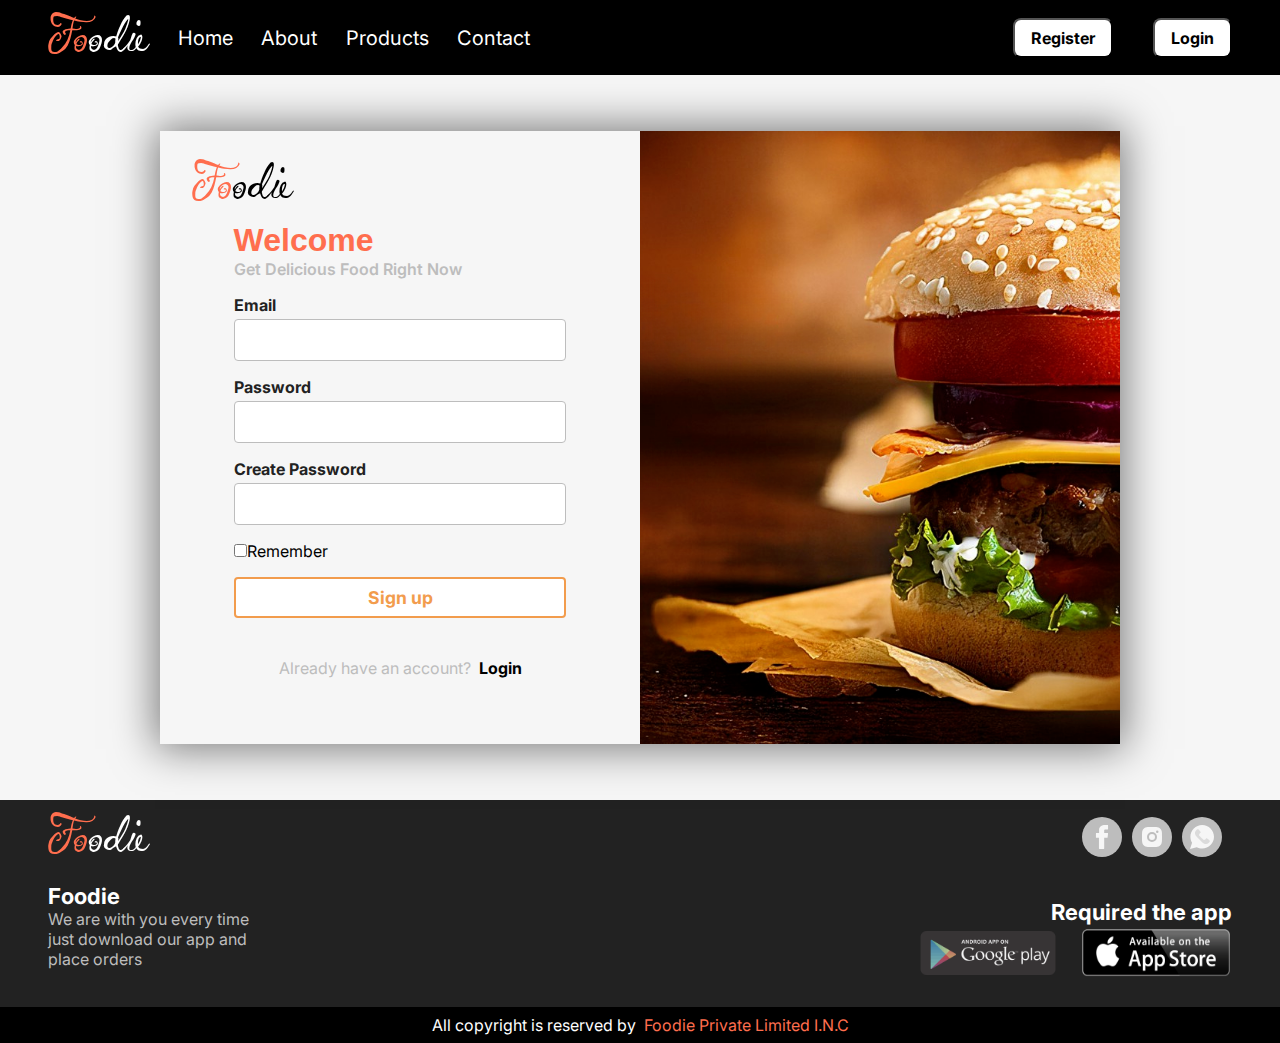
<file: Registration.html>
<!DOCTYPE html>
<html lang="en">
<head>
  <title>Pizza Landing Page</title>
  <link rel="stylesheet" href="./styles/index.css" />
  <link rel="stylesheet" href="./styles/Login.css" />
  <link rel="preconnect" href="https://fonts.googleapis.com" />
  <link rel="preconnect" href="https://fonts.gstatic.com" crossorigin />
  <link href="https://fonts.googleapis.com/css2?family=Ingrid+Darling&family=Inter:wght@300;400;500;600&display=swap"
    rel="stylesheet" />
</head>
<body>
  <nav>
    <div class="nav">
      <div class="logo"><span>Fo</span>odie</div>
      <ul>
        <li><a href="./index.html">Home</a></li>
        <li><a href="./About.html">About</a></li>
        <li><a href="./Products.html">Products</a></li>
        <li><a href="Contact.html">Contact</a></li>
      </ul>
    </div>
    <div class="btn-div"><button><a href="./Registration.html">Register</a></button><button><a
          href="./Login.html">Login</a></button></div>
  </nav>
  <div class="mainDiv">
    <main>
      <div class="formDiv">
        <div class="logo"><span>Fo</span>odie</div>
        <div class="formOuter">
          <div>
            <h1>Welcome</h1>
            <p>Get Delicious Food Right Now</p>
          </div>
          <form action="" class="form">
            <div class="input"><label for="username">Email</label><input type="text" name="username" /></div>
            <div class="input"><label for="Password">Password</label><input type="text" name="Password" /></div>
            <div class="input"><label for="createPassword">Create Password</label><input type="text"
                name="createPassword" /></div>
            <div class="forgot">
              <div><input type="checkbox" name="game" id="" /><label for="game">Remember</label></div>
            </div><button type="submit">Sign up</button>
          </form>
        </div>
        <div class="isAccount">Already have an account? <span><a href="./Login.html">Login</a></span></div>
      </div>
      <div class="img"><img src="./img/registration-form-cover-mage.png" alt="" /></div>
    </main>
  </div>
  <footer>
    <div class="heading-section">
      <div class="logo"><span>Fo</span>odie</div>
      <ul class="socialLink">
        <li><img src="./img/facebook-svgrepo-com.svg" alt="" /></li>
        <li><img src="./img/instagram-fill-svgrepo-com.svg" alt="" /></li>
        <li><img src="./img/whatsapp-svgrepo-com.svg" alt="" /></li>
      </ul>
    </div>
    <div class="detail-section">
      <div class="aboutApp">
        <h4>Foodie</h4>
        <p>We are with you every time just download our app and place orders </p>
      </div>
      <div class="getApp">
        <h4>Required the app</h4>
        <div class="store-img"><img src="./img/google-play.png" alt="Google Play" /><img src="./img/app-store.png"
            alt="App Store" /></div>
      </div>
    </div>
  </footer>
  <div class="copyright">All copyright is reserved by <span>Foodie Private Limited I.N.C </span></div>
</body>
</html>
</file>
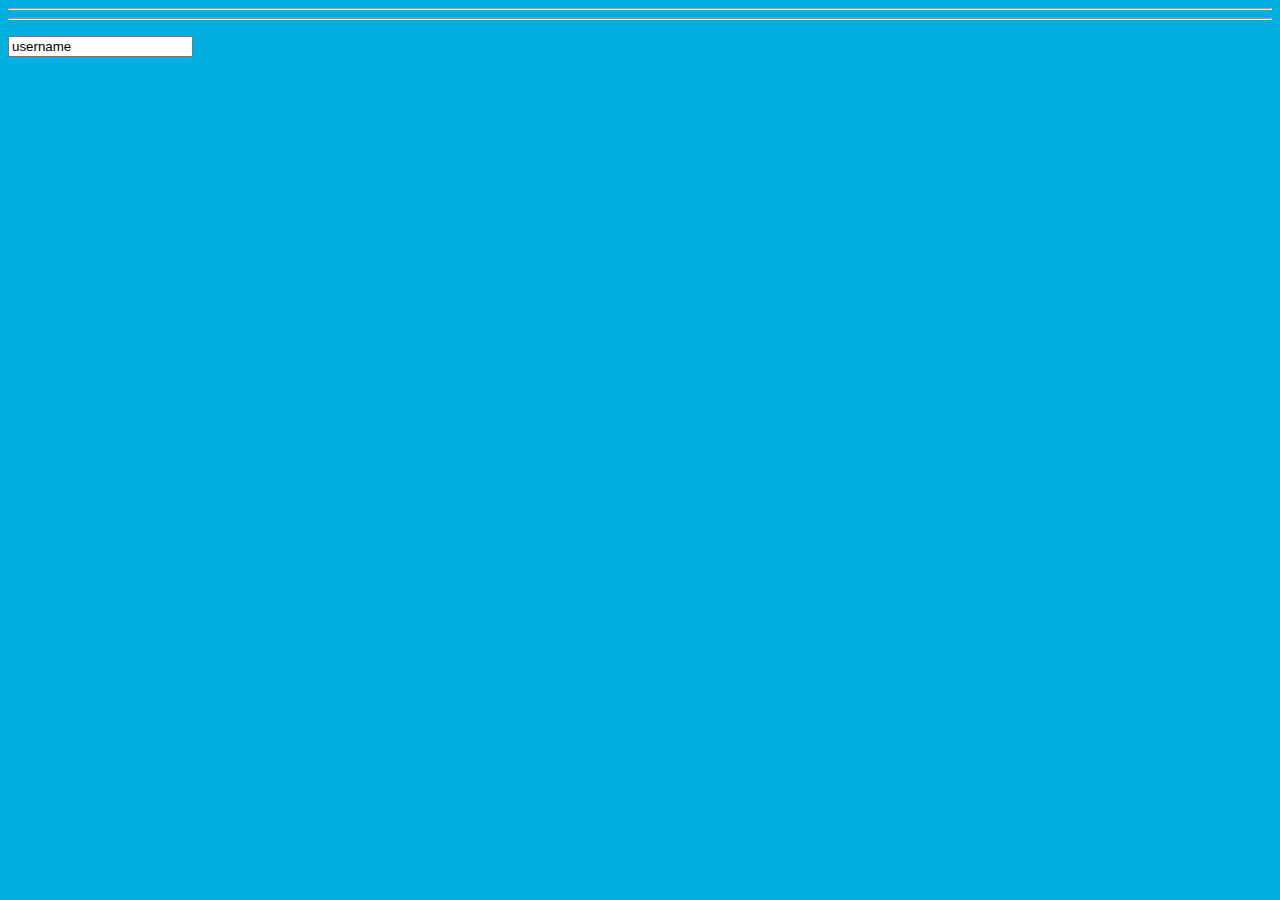
<file: rp.html>
<html>
    <head>
        <title> car bazar</title>
        </head>
    <body bgcolor="sky blue"> 
<h1 aling="center"></h1>            
<hr> <hr/>              
<font color="black" size=4 face="arile"></font>
<form action=#></form> 
<p><input type="text" value="username" placeholder="username"></p>
    </body>
 </html>
</file>
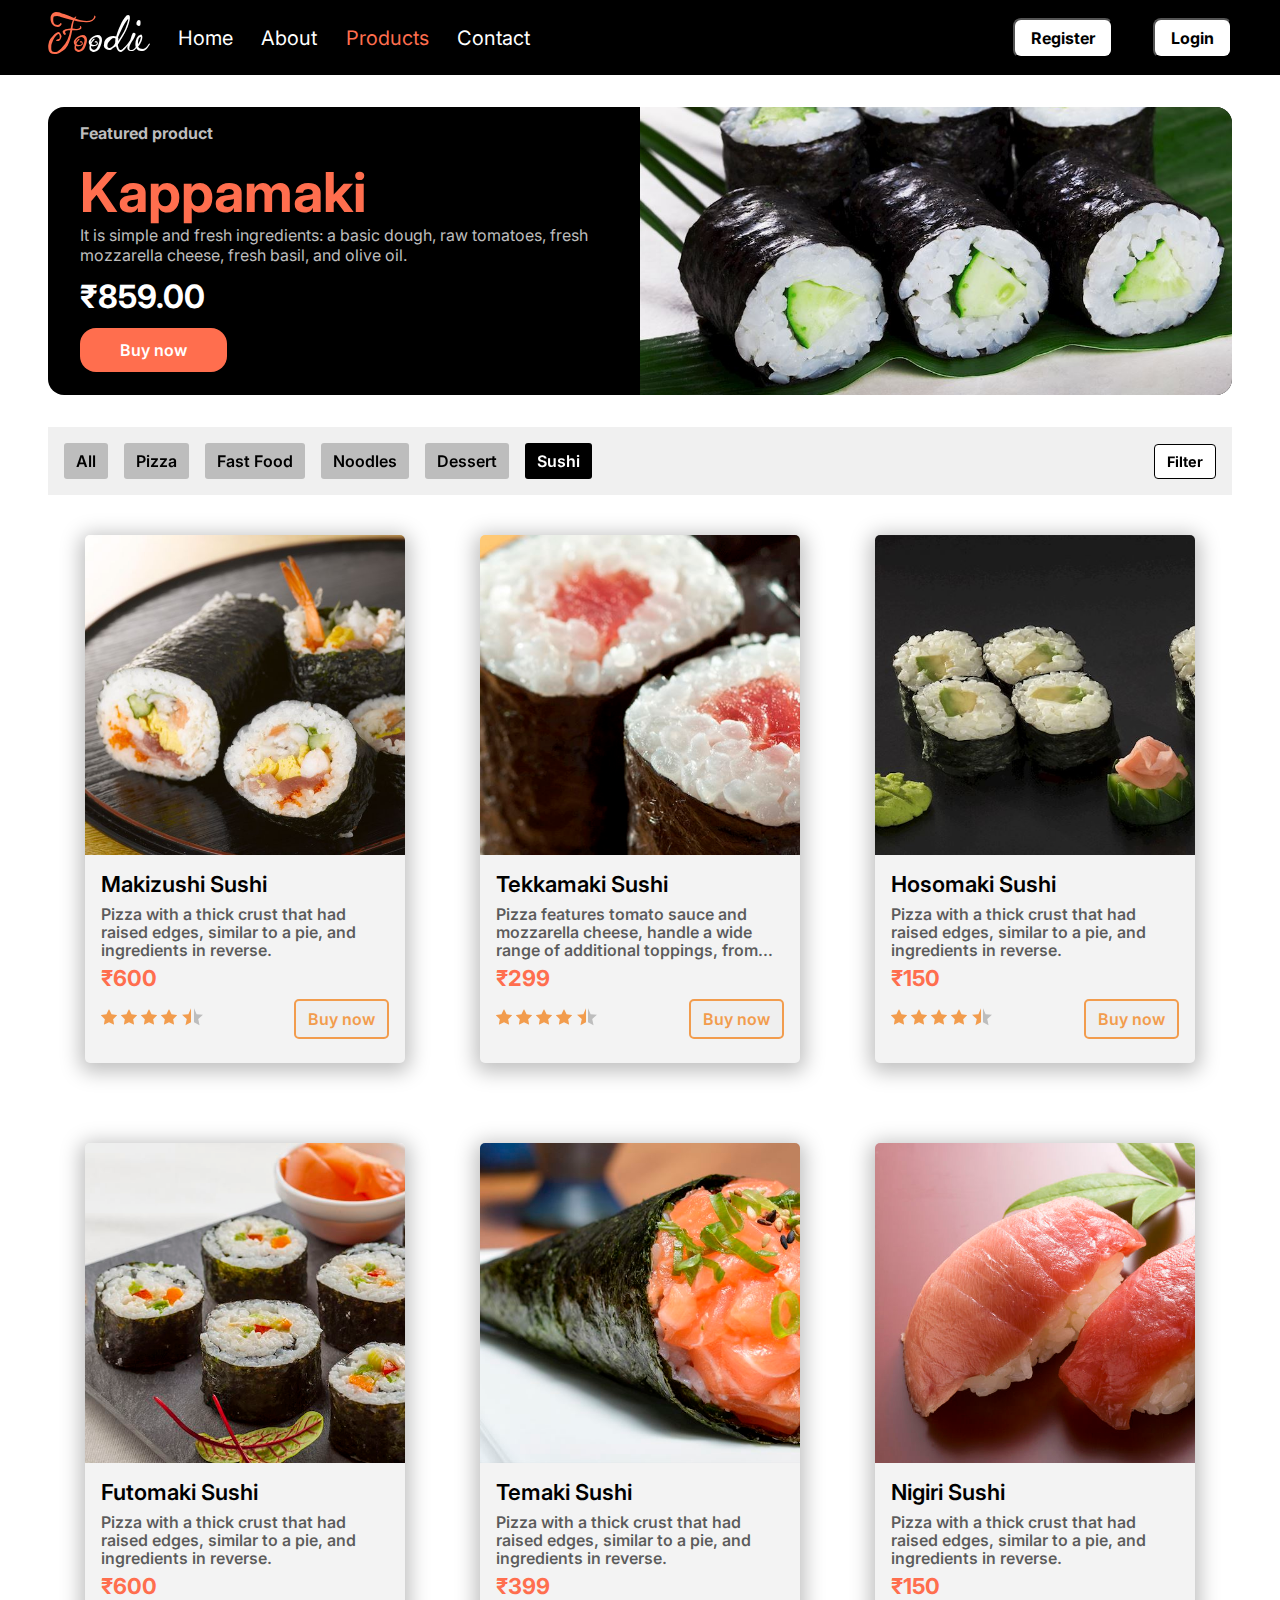
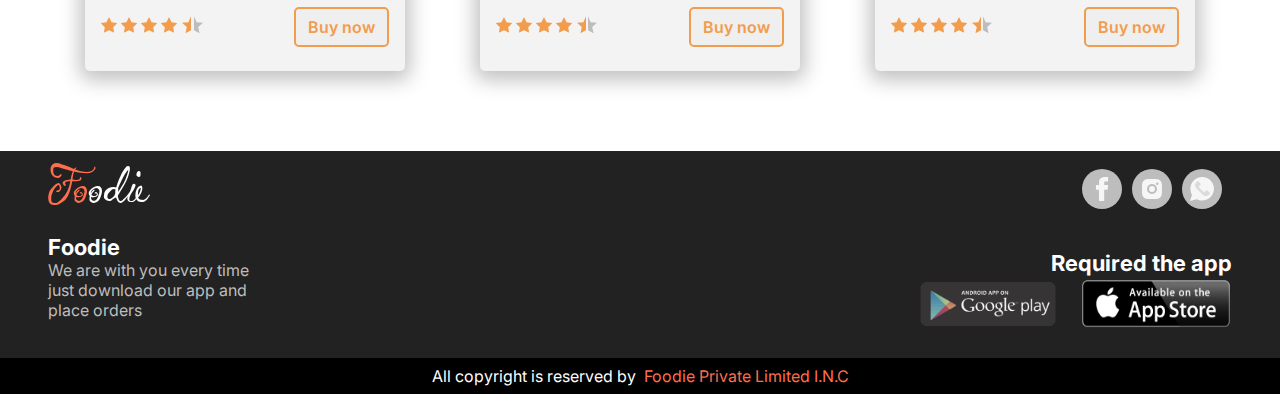
<file: Sushi.html>
<!DOCTYPE html>
<html lang="en">
  <head>
    <meta charset="UTF-8" />
    <meta http-equiv="X-UA-Compatible" content="IE=edge" />
    <meta name="viewport" content="width=device-width, initial-scale=1.0" />
    <title>Pizza Landing Page</title>
    <link rel="stylesheet" href="./styles/index.css" />
    <link rel="stylesheet" href="./styles/Products.css" />
    <link rel="preconnect" href="https://fonts.googleapis.com" />
    <link rel="preconnect" href="https://fonts.gstatic.com" crossorigin />
    <link
      href="https://fonts.googleapis.com/css2?family=Ingrid+Darling&family=Inter:wght@300;400;500;600&display=swap"
      rel="stylesheet"
    />
  </head>
  <body>
    <nav>
      <div class="nav">
        <div class="logo"><span>Fo</span>odie</div>
        <ul>
          <li><a href="./index.html">Home</a></li> 
           <li><a href="./About.html">About</a></li>
          <li class="active">Products</li>
          <li><a href="Contact.html">Contact</a></li>
        </ul>
      </div>
      <div class="btn-div">
        <button><a href="./Registration.html">Register</a></button>
        <button><a href="./Login.html">Login</a></button>
      </div>
    </nav>
    <main>
      <div class="feature">
        <div class="text">
          <h6>Featured product</h6>
          <h2>Kappamaki</h2>
          <p>
            It is simple and fresh ingredients: a basic dough, raw tomatoes,
            fresh mozzarella cheese, fresh basil, and olive oil.
          </p>
          <div>₹859.00</div>
          <button class="primary">Buy now</button>
        </div>
        <div class="img">
          <img src="./img/Sushi/e967a693ff504b1289d6bca2f705e822.jpg" />
        </div>
      </div>
      <div class="filter">
        <ul>
          <!-- <li class="category">Category:</li> -->
          <li><a href="Products.html">All</a></li>
          <li><a href="Pizza.html">Pizza</a></li>
          <li><a href="FastFood.html">Fast Food</a></li>
          <li><a href="Noodles.html">Noodles</a></li>
          <li><a href="Desserts.html">Dessert</a></li>
          <li class="active"><a href="Sushi.html">Sushi</a></li>
        </ul>
        <button>Filter</button>
      </div>
      <div class="products">
        <div class="product">
          <img src="./img/Sushi/01_Sushi.jpg" alt="" />
          <div class="productText">
            <div class="text">
              <h3>Makizushi Sushi</h3>
              <p>
                Pizza with a thick crust that had raised edges, similar to a
                pie, and ingredients in reverse.
              </p>
              <span class="price">₹600</span>
            </div>
            <div class="product-buy-rating">
              <button><a href="Product.html">Buy now</a></button>
              <div class="rating">
                <img src="./img/fullstar.svg" alt="" />
                <img src="./img/fullstar.svg" alt="" />
                <img src="./img/fullstar.svg" alt="" />
                <img src="./img/fullstar.svg" alt="" />
                <img
                  style="width: 1.25rem"
                  src="./img/star-half-solid-svgrepo-com.svg"
                  alt=""
                />
                <img
                  style="
                    transform: rotateY(180deg);
                    position: absolute;
                    left: 5.156rem;
                    width: 1.25rem;
                  "
                  src="./img/half-white-empty-star.svg"
                  alt=""
                />
              </div>
            </div>
          </div>
        </div>
        <div class="product">
          <img src="./img/Sushi/0b7bc5e746654a82a27fb5031073a5b1.jpg" alt="" />
          <div class="productText">
            <div class="text">
              <h3>Tekkamaki Sushi</h3>
              <p>
                Pizza features tomato sauce and mozzarella cheese, handle a wide
                range of additional toppings, from pepperoni and sausage to
                mushroom and anchovies.
              </p>
              <span class="price">₹299</span>
            </div>
            <div class="product-buy-rating">
              <button><a href="Product.html">Buy now</a></button>
              <div class="rating">
                <img src="./img/fullstar.svg" alt="" />
                <img src="./img/fullstar.svg" alt="" />
                <img src="./img/fullstar.svg" alt="" />
                <img src="./img/fullstar.svg" alt="" />
                <img
                  style="width: 1.25rem"
                  src="./img/star-half-solid-svgrepo-com.svg"
                  alt=""
                />
                <img
                  style="
                    transform: rotateY(180deg);
                    position: absolute;
                    left: 5.156rem;
                    width: 1.25rem;
                  "
                  src="./img/half-white-empty-star.svg"
                  alt=""
                />
              </div>
            </div>
          </div>
        </div>
        <div class="product">
          <img src="./img/Sushi/54d2dc650d1643fe9e404035cbf0089c.jpg" alt="" />
          <div class="productText">
            <div class="text">
              <h3>Hosomaki Sushi</h3>
              <p>
                Pizza with a thick crust that had raised edges, similar to a
                pie, and ingredients in reverse.
              </p>
              <span class="price">₹150</span>
            </div>
            <div class="product-buy-rating">
              <button><a href="Product.html">Buy now</a></button>
              <div class="rating">
                <img src="./img/fullstar.svg" alt="" />
                <img src="./img/fullstar.svg" alt="" />
                <img src="./img/fullstar.svg" alt="" />
                <img src="./img/fullstar.svg" alt="" />
                <img
                  style="width: 1.25rem"
                  src="./img/star-half-solid-svgrepo-com.svg"
                  alt=""
                />
                <img
                  style="
                    transform: rotateY(180deg);
                    position: absolute;
                    left: 5.156rem;
                    width: 1.25rem;
                  "
                  src="./img/half-white-empty-star.svg"
                  alt=""
                />
              </div>
            </div>
          </div>
        </div>
        <div class="product">
          <img src="./img/Sushi/0017d901983544418a28c17272eb0127.jpg" alt="" />
          <div class="productText">
            <div class="text">
              <h3>Futomaki Sushi</h3>
              <p>
                Pizza with a thick crust that had raised edges, similar to a
                pie, and ingredients in reverse.
              </p>
              <span class="price">₹600</span>
            </div>
            <div class="product-buy-rating">
              <button><a href="Product.html">Buy now</a></button>
              <div class="rating">
                <img src="./img/fullstar.svg" alt="" />
                <img src="./img/fullstar.svg" alt="" />
                <img src="./img/fullstar.svg" alt="" />
                <img src="./img/fullstar.svg" alt="" />
                <img
                  style="width: 1.25rem"
                  src="./img/star-half-solid-svgrepo-com.svg"
                  alt=""
                />
                <img
                  style="
                    transform: rotateY(180deg);
                    position: absolute;
                    left: 5.156rem;
                    width: 1.25rem;
                  "
                  src="./img/half-white-empty-star.svg"
                  alt=""
                />
              </div>
            </div>
          </div>
        </div>
        <div class="product">
          <img src="./img/Sushi/fd7725e87c304776984c3631db77e704.jpg" alt="" />
          <div class="productText">
            <div class="text">
              <h3>Temaki Sushi</h3>
              <p>
                Pizza with a thick crust that had raised edges, similar to a
                pie, and ingredients in reverse.
              </p>
              <span class="price">₹399</span>
            </div>
            <div class="product-buy-rating">
              <button><a href="Product.html">Buy now</a></button>
              <div class="rating">
                <img src="./img/fullstar.svg" alt="" />
                <img src="./img/fullstar.svg" alt="" />
                <img src="./img/fullstar.svg" alt="" />
                <img src="./img/fullstar.svg" alt="" />
                <img
                  style="width: 1.25rem"
                  src="./img/star-half-solid-svgrepo-com.svg"
                  alt=""
                />
                <img
                  style="
                    transform: rotateY(180deg);
                    position: absolute;
                    left: 5.156rem;
                    width: 1.25rem;
                  "
                  src="./img/half-white-empty-star.svg"
                  alt=""
                />
              </div>
            </div>
          </div>
        </div>
        <div class="product">
          <img src="./img/Sushi/05_Sushi.jpg" alt="" />
          <div class="productText">
            <div class="text">
              <h3>Nigiri Sushi</h3>
              <p>
                Pizza with a thick crust that had raised edges, similar to a
                pie, and ingredients in reverse.
              </p>
              <span class="price">₹150</span>
            </div>
            <div class="product-buy-rating">
              <button><a href="Product.html">Buy now</a></button>
              <div class="rating">
                <img src="./img/fullstar.svg" alt="" />
                <img src="./img/fullstar.svg" alt="" />
                <img src="./img/fullstar.svg" alt="" />
                <img src="./img/fullstar.svg" alt="" />
                <img
                  style="width: 1.25rem"
                  src="./img/star-half-solid-svgrepo-com.svg"
                  alt=""
                />
                <img
                  style="
                    transform: rotateY(180deg);
                    position: absolute;
                    left: 5.156rem;
                    width: 1.25rem;
                  "
                  src="./img/half-white-empty-star.svg"
                  alt=""
                />
              </div>
            </div>
          </div>
        </div>
      </div>
    </main>
    <footer>
      <div class="heading-section">
        <div class="logo"><span>Fo</span>odie</div>
         
        <ul class="socialLink">
          <li><img src="./img/facebook-svgrepo-com.svg" alt="" /></li>
          <li><img src="./img/instagram-fill-svgrepo-com.svg" alt="" /></li>
          <li><img src="./img/whatsapp-svgrepo-com.svg" alt="" /></li>
        </ul>
      </div>
      <div class="detail-section">
        <div class="aboutApp">
          <h4>Foodie</h4>
          <p>
            We are with you every time just download our app and place orders
          </p>
        </div>
        <div class="getApp">
          <h4>Required the app</h4>
          <div class="store-img">
            <img src="./img/google-play.png" alt="Google Play" />
            <img src="./img/app-store.png" alt="App Store" />
          </div>
        </div>
      </div>
    </footer>
    <div class="copyright">
      All copyright is reserved by <span> Foodie Private Limited I.N.C </span>
    </div>
  </body>
</html>
</file>
<file: styles/index.css>
:root {
  /* document color  */
  --base-black: #000000;
  --base-white: #fff;
  --black-lite-var: #222;
  --primary-color: #ff6e4e;
  --secondary-color: #f29c4d;
  --secondary-color-lite: rgba(242, 77, 91, 30%);
  --gray-one: #f6f6f6;
  --gray-two: #bdbdbd;

  /* document font  */
  --font-ninesix: 92px;
  --font-twozero: 20px;
  --font-twotwo: 22px;
  --font-threetwo: 32px;
  --font-sixfour: 60px;
  --font-onesix: 16px;

  /* font weight  */
  --font-medium: 500;
  --font-semibold: 600;
  --font-bold: 700;
}

* {
  margin: 0;
  padding: 0;
  font-family: "Inter", sans-serif;
  box-sizing: border-box;
}

body {
  padding: 0;
  margin: 0;
  box-sizing: border-box;
  overflow-x: hidden;
  font-family: "Inter", sans-serif;
  position: relative;
}

a {
  color: inherit;
  text-decoration: none;
}

nav,
header,
main,
footer {
  padding-inline: 3rem;
}

.logo {
  font-size: var(--font-sixfour);
  font-family: "Ingrid Darling", cursive;
}

.logo > span {
  font-family: "Ingrid Darling", cursive;
  color: var(--primary-color);
}

nav {
  display: flex;
  justify-content: space-between;
  align-items: center;
}

.nav {
  display: flex;
  justify-content: center;
  align-items: center;
  gap: 2rem;
}

.nav > ul {
  display: flex;
  justify-content: space-between;
  width: 22rem;
  font-size: var(--font-twozero);
}
.nav > ul > .active,
.nav > ul > li:hover,
.nav > ul > li:hover {
  color: var(--primary-color);
}

li {
  list-style: none;
  cursor: pointer;
}

.btn-div {
  display: flex;
  gap: 2.5rem;
}

nav > .btn-div > button {
  background-color: var(--base-white);
  color: var(--base-black);
  padding: 0.5rem 1rem;
  height: fit-content;
  font-size: var(--font-onesix);
  font-weight: var(--font-bold);
  border-radius: 8px;
  /* margin-right: 10rem; */
  z-index: 10;
}

nav > .btn-div > button:hover {
  /* color: var(--secondary-color); */
  background-color: var(--gray-two);
}

.primary {
  width: fit-content;
  font-size: var(--font-onesix);
  color: var(--base-white);
  background-color: var(--primary-color);
  padding: 0.75rem 2.5rem;
  border-radius: 16px;
  font-weight: var(--font-semibold);
  cursor: pointer;
  transition: color, background-color 0.25s ease;
  border: 0;
}

.primary:hover {
  color: var(--primary-color);
  background-color: var(--base-white);
}

.rating {
    position: relative;
}
.rating > img {
  width: 1rem;
  height: 1.5rem;
}

.store-img {
  display: flex;
  gap: 1rem;
}

.store-img>img {
  width: 9.5rem;
}

footer {
  background-color: var(--black-lite-var);
  margin-top: 5rem;
}

footer>.heading-section {
  display: flex;
  justify-content: space-between;
  align-items: center;
}

footer>.heading-section>.logo {
  color: var(--base-white);
}

footer>.heading-section>.navLink {
  display: flex;
  justify-content: space-between;
  width: 20rem;
  font-size: var(--font-twozero);
  color: var(--gray-two);
  cursor: pointer;
}

.navLink > li:hover {
  color: var(--base-white);

}


footer>.heading-section>.socialLink {
  display: flex;
  justify-content: space-evenly;
  width: 10rem;
}

footer>.heading-section>.socialLink>li {
  display: flex;
  align-items: center;
  justify-content: center;
  width: 2.5rem;
  height: 2.5rem;
  background-color: var(--gray-two);
  border-radius: 50%;
  cursor: pointer;
  transition: scale 0.25s;
}

footer>.heading-section>.socialLink>li:hover {
  scale: 1.1;
}

footer>.heading-section>.socialLink>li>img {
  width: 1.5rem;
}

footer>.detail-section>.getApp {
  position: relative;
  margin-top: 1rem;
}

footer>.detail-section {
  display: flex;
  justify-content: space-between;
  margin-top: 0.5rem;
}

footer>.detail-section>div>h4 {
  color: var(--base-white);
  font-size: var(--font-twotwo);
}

footer>.detail-section>.aboutApp>p {
  color: var(--gray-two);
  width: 45%;
  font-size: var(--font-onesix);
}

footer>.detail-section>.getApp>h4 {
  position: absolute;
  text-align: right;
  width: 100%;
}

.copyright {
  background-color: var(--base-black);
  color: var(--base-white);
  display: flex;
  justify-content: center;
  font-size: var(--font-onesix);
  gap: .5rem;
  padding-block: 0.5rem;
}

.copyright>span {                               
  color: var(--primary-color);
}
</file>
<file: styles/Home.css>
.cover-container {
    background-color: var(--base-black);
    color: var(--base-white);
}


header {
    display: flex;
    flex-direction: column;
    gap: 1rem;
    padding-top: 5rem;
    position: relative;
    overflow: hidden;
}

.head-img {
    position: absolute;
    top: -25%;
    right: -20%;
}

.head-img>img {
    width: 50rem;
}

header>h1 {
    font-size: var(--font-sixfour);
    width: 60%;
    font-weight: var(--font-semibold);
    margin: 0;
}

header>p {
    color: var(--gray-two);
}





.food-type {
    display: flex;
    gap: 2rem;
    margin: 2.5rem 0 5rem;
    justify-content: space-between;
    align-items: center;
}

.food-type-svg {
    width: 2.5rem;
}

.food-type-stroke {
    stroke: var(--primary-color);
}

.food-type-fill {
    fill: var(--primary-color);
}

.food-type {
    margin-inline: 3.5rem;
}

.food-type>ul {
    display: flex;
    justify-content: center;
    width: 100%;
    gap: 2rem;
}

.food-type>ul>a>li {
    height: 15rem;
    border-radius: 16px;
    width: 15rem;
    box-shadow: 0 4px 20px 5px rgb(0 0 0 / 25%);
    display: flex;
    display: flex;
    justify-content: center;
    align-items: center;
    flex-direction: column;
    gap: 0.5rem;
}

.food-type>ul>a>li>div {
    height: 4.5rem;
    border-radius: 50%;
    width: 4.5rem;
    display: flex;
    justify-content: center;
    align-items: center;
    background-color: rgba(255, 110, 77, 0.25);
}

.food-type>ul>a>li>p {
    font-weight: var(--font-semibold);
    font-size: var(--font-twotwo);
}

.arrow-button {
    width: 2rem;
    height: 2rem;
    padding: 0.5rem;
    background: var(--base-white);
    outline: none;
    border: none;
    box-shadow: 0 4px 8px 0px rgb(0 0 0 / 50%);
    border-radius: 8px;
}

.food-type>ul>a>li,
.arrow-button {
    cursor: pointer;
    transition: transform 0.25s ease;
}

.food-type>ul>a>li:hover,
.arrow-button:hover {
    transform: scale(1.1);
}

.aboutCompany {
    margin-block: 5rem 5rem;
    display: flex;
    gap: 2rem;
    justify-content: space-between;
    align-items: center;
}

.aboutCompany>.img {
    aspect-ratio: 1;
    width: 40%;
    background: #0088ff;
    border-radius: 50%;
    overflow: hidden;
}

.aboutCompany>.img>img {
    width: 100%;
    height: 100%;
    object-fit: cover;
}
.aboutCompany>.about {
    width: 60%;
}

.aboutCompany>.about>h1 {
    font-size: var(--font-sixfour);
    font-weight: var(--font-bold);
}

.aboutCompany>.about>p {
    font-size: var(--font-twozero);
    color: var(--gray-two);
    font-weight: var(--font-semibold);
    width: 70%;
    padding-block: 0.5rem;
}

.aboutCompany>.about>.process {
    margin-top: 1rem;
    display: flex;
    justify-content: space-between;
    margin-inline: 1rem;
    width: 90%;
}

.aboutCompany>.about>.process>div {
    display: flex;
    align-items: center;
    flex-direction: column;
    gap: 1rem;
    width: 8rem;
}

.aboutCompany>.about>.process>div>.svg {
    width: 5rem;
    aspect-ratio: 1;
    border-radius: 50%;
    background-color: var(--base-white);
    display: flex;
    justify-content: center;
    align-items: center;
    box-shadow: 0 0px 15px 2.5px rgb(0 0 0 / 25%);
}

.aboutCompany>.about>.process>div>.del {
    font-size: var(--font-twotwo);
    font-weight: var(--font-semibold);
    display: flex;
    justify-content: center;
    align-items: center;
    gap: 0.5rem;
    width: 200%;
}

.aboutCompany>.about>.process>div>.del>h6 {
    font-size: var(--font-onesix);
    font-weight: var(--font-semibold);
    background-color: rgba(242, 77, 91, 30%);
    color: var(--primary-color);
    width: 1.5rem;
    height: 1.5rem;
    border-radius: 50%;
    display: flex;
    justify-content: center;
    align-items: center;
}

.aboutCompany>.about>.process>.rightArrow>img,
.aboutCompany>.about>.process>.leftArrow>img {
    width: 4rem;
    rotate: 50deg;
}

.discount {
    background-color: var(--base-black);
    border-radius: 2.5rem;
    position: relative;
    overflow: hidden;
    margin-block: 5rem;
    display: flex;
}
.discount > .img {
    position: absolute;
    right: 0%;
    top: -25%;
    width: 40%;
}
.discount > .img > img{
    width: 40rem;
}

.discount-detail {
    padding-left: 3rem;
    width: 60%;
    padding-block: 3rem;
}

.discount-detail>h1 {
    font-size: var(--font-sixfour);
    color: var(--base-white);
}
.discount-detail>h1>span {
    color: var(--secondary-color);
}
.discount-detail>p {
    color: var(--gray-two);
    font-size: var(--font-twozero);
    font-weight: var(--font-semibold);
    padding-block: 2.5rem 2rem;
    width: 70%;
}

.client {
    padding: 2.5rem 0;
}

.client>h1 {
    font-size: var(--font-sixfour);
    font-weight: var(--font-bold);
    width: 60%;
    text-align: center;
}

.client>div {
    display: flex;
    gap: 1rem;
    justify-content: space-between;
    margin-top: 2rem;
}

.review {
    width: 100%;
}

.reviewBox {
    display: flex;
    justify-content: center;
    align-items: center;
    flex-direction: column;
    width: 80%;
    background-color: var(--gray-one);
    gap: 1rem;
    padding: 1.5rem 1.5rem;
    border-radius: 16px;
}

.reviewBox>.about {
    color: var(--primary-color);
    font-size: var(--font-onesix);
    letter-spacing: 0.25rem;
}

.reviewBox>p {
    text-align: center;
    line-height: 1.2rem;
    font-size: var(--font-onesix);
    letter-spacing: 0.07rem;
    color: var(--black-lite-var);
}

.reviewBox>h3 {
    font-size: var(--font-twozero);
    font-weight: var(--font-semibold);
}

.reviewImg {
    position: relative;
    width: 33rem;
}

.reviewImg>img {
    aspect-ratio: 1;
    width: 23rem;
    border-radius: 50%;
    position: absolute;
    top: -2rem;
}

.reviewDot,
.reviewNav {
    display: flex;
    justify-content: center;
    gap: 0.5rem;
    width: 80%;
    margin-top: 1rem;
    padding-inline: 1.5rem;
}

.reviewDot>span {
    aspect-ratio: 1;
    width: 0.5rem;
    border-radius: 50%;
    background-color: var(--gray-two);
    cursor: pointer;
}

.reviewDot>span:hover {
    background-color: var(--secondary-color);
}

.reviewDot>span:first-child {
    background-color: var(--primary-color);
}

.reviewNav {
    gap: 4rem;
    margin-top: 2rem;
}

.appPoster {
    background-color: var(--secondary-color);
    border-radius: 32px;
    height: 31rem;
    position: relative;
    margin-top: 10rem;
    display: flex;
    justify-content: space-between;
    align-items: center;
    padding-inline: 4rem;
}

.screenshot {
    position: relative;
    display: flex;
    height: 100%;
    width: 50%;
}

.sone,
.stwo {
    position: absolute;
    top: -3rem;
    border-radius: 24px;
    box-shadow: -3px 3px 12px 6px rgb(0 0 0 / 50%);
    width: 16rem;
    height: 32rem;
}

.sone {
    rotate: -3deg;
}

.stwo {
    left: 15.5rem;
    rotate: 3deg;
}

.detail {
    width: 50%;
}

.detail>h1 {
    margin-top: 2rem;
    color: var(--base-white);
    font-size: var(--font-sixfour);
    margin-bottom: 1rem;
}

.detail>p {
    color: var(--base-white);
    font-size: var(--font-onesix);
    font-weight: var(--font-semibold);
}

.detail>.store-img>img {
    width: 14rem;
}



.popularMenu {
    margin-top: 6rem;
    display: flex;
    flex-direction: column;
    align-items: center;
    gap: 6rem;
}

.popularMenu>h1 {
    font-size: var(--font-sixfour);
}

.popularMenu>.items {
    display: flex;
    justify-content: space-between;
    width: 100%;
}

.popularMenu>.items>.one,
.popularMenu>.items>.two,
.popularMenu>.items>.three {
    width: 30%;
    aspect-ratio: 1 / 1.1;
    position: relative;
    overflow: hidden;
    border-radius: 2rem;
    display: flex;
    flex-direction: column;
    justify-content: end;
    padding-inline: 1rem;
    padding-bottom: 1rem;
}


.popularMenu>.items>.one {
    background: url("/img/OIP\ \(2\).png");
    background-color: #000000;
    background-position: center;
    background-size: contain;
    background-repeat: no-repeat;
}

.popularMenu>.items>.two {
    background: url("/img/OIP.jfif");
    background-position: center;
    background-size: cover;
    background-repeat: no-repeat;
}

.popularMenu>.items>.three {
    background: url("/img/5d50eaf351ecd.webp");
    background-position: center;
    background-size: cover;
    background-repeat: no-repeat;
}

.backdrop-items {
    position: absolute;
    width: 100%;
    height: 100%;
    background-color: rgb(0 0 0 / 40%);
    left: 0;
    bottom: 0;
}

.popularMenu>.items>.one>h4,
.popularMenu>.items>.two>h4,
.popularMenu>.items>.three>h4 {
    color: var(--base-white);
    z-index: 10;
    font-size: var(--font-threetwo);
}
</file>
<file: styles/About.css>
nav{background-color:black; color:white}
main{margin:0; padding:0}
header{display:flex; justify-content:center; width:100%; overflow:hidden; height:48rem; align-items:center; padding:0}
header>section{width:50%; padding-inline:5%}
header>section>h1{font-size:var(--font-sixfour); font-weight:600}
header>section>p{font-size:var(--font-onesix); padding-block:1rem; font-weight:500}
header>section>.image{display:flex; width:100%; height:10rem; justify-content:space-between; align-items:center; overflow:hidden; margin-block:1rem}
.image>img{height:100%; object-fit:cover; width:45%}
header>img{width:50%; height:100%; z-index:10}
main>section{padding-inline:5%}
.paragraphs{display:flex; align-items:center; justify-content:space-between; margin-block:6rem}
.paragraphs>p{width:30%}
.paragraphs>.mainParagraph{font-weight:600; text-align:right; width:25%; font-size:1.25rem}
.paragraphs>p:last-child{width:35%}
.video{width:100%; height:26rem}
.video>video{height:100%; width:100%; object-fit:cover}
.extraParagraph{padding-block:2.5rem}
.extraParagraph>p{text-align:center; padding-block:1rem; font-weight:500; font-size:var(--font-onesix)}
</file>
<file: styles/Contact.css>
main{height:80vh; display:flex; justify-content:center; flex-direction:column; width:100%; padding-inline:20%}
nav{background-color:var(--base-black); color:var(--base-white)}
main>h1{font-size:45px}
.input{display:flex; gap:2rem}
.input>div{width:50%}
.textarea,.input>div{padding-top:.75rem}
.input>div,.textarea{display:flex; flex-direction:column; gap:.25rem}
input,textarea,select{padding:.5rem .75rem; outline:none; background-color:var(--gray-one); border:2px solid var(--gray-one); border-radius:4px}
textarea{resize:vertical; height:5rem}
label{font-size:.9rem; font-weight:var(--font-semibold)}
input:hover,textarea:hover,select:hover,input:focus,textarea:focus,select:focus{border-color:#000}
form>button{padding:.35rem; width:40%; font-size:.9rem; font-weight:var(--font-semibold); background-color:var(--base-black); color:var(--base-white); margin-top:1rem; border-radius:4px; transition:background-color .25s,color .25s; cursor:pointer}
form>button:hover,form>button:focus{background-color:var(--base-white); color:var(--base-black)}
</file>
<file: styles/Products.css>
nav{background-color:var(--base-black); color:var(--base-white)}
.filter{color:var(--base-black); display:flex; align-items:center; justify-content:space-between; padding:1rem; position:sticky; top:0; background-color:rgb(239 239 239 / 95%); z-index:10}
.filter>ul{display:flex; gap:1rem; align-items:center}
.filter>ul>.active,.filter>ul>li:hover{color:var(--base-white); background-color:var(--base-black)}
.filter>ul>li{color:var(--base-black); font-weight:var(--font-semibold); background-color:var(--gray-two); padding:.5rem .75rem; border-radius:3px; font-size:var(--font-onesix); font-weight:var(--font-semibold)}
.filter>ul>.category{color:var(--base-black); font-size:var(--font-twozero); font-weight:800; cursor:default}
.filter>button{padding:.5rem .75rem; border:1px solid var(--base-black); background-color:var(--base-white); border-radius:4px; cursor:pointer; font-weight:700; font-size:.9rem}
.feature{background-color:var(--base-black); color:var(--base-white); display:flex; margin-block:2rem; border-radius:16px; overflow:hidden; height:18rem}
.feature>div{width:50%; height:100%}
.feature>.text{padding:1rem 2rem}
.feature>.text h6{font-size:var(--font-onesix); color:var(--gray-two)}
.feature>.text>h2{color:var(--primary-color); font-size:55px; margin-top:1rem}
.feature>.text>p{color:var(--gray-two); font-size:var(--font-onesix)}
.feature>.text>div{font-size:var(--font-threetwo); font-weight:var(--font-bold); padding-block:.75rem}
.feature>.img>img{width:100%; height:100%; object-fit:cover}
.products{margin:2.5rem 0 0; display:flex; justify-content:space-around; flex-wrap:wrap; gap:5rem 0}
.product{--product-size:20rem; width:var(--product-size); overflow:hidden; background-color:#f3f3f3; border-radius:5px; box-shadow:0 4px 20px 5px rgb(0 0 0 / 25%)}
.product>img{object-fit:cover; height:var(--product-size)}
.productText{padding:.5rem 1rem 1.5rem; display:flex; justify-content:space-between; flex-direction:column; height:calc(var(--product-size) - 2)}
.productText>.text>h3{font-size:var(--font-twotwo); padding-block:.25rem; font-weight:var(--font-semibold)}
.productText>.text>p{color:#000000a1; font-size:var(--font-onesix); padding-block:.25rem; overflow:hidden; text-overflow:ellipsis; display:-webkit-box; line-height:18px; max-height:60px; -webkit-line-clamp:3; -webkit-box-orient:vertical; font-weight:var(--font-semibold)}
.productText>.text>.price{color:var(--primary-color); font-weight:var(--font-bold); font-size:var(--font-twotwo); margin-block:.25rem .5rem; display:block}
.product-buy-rating{display:flex; justify-content:space-between; align-items:center; flex-direction:row-reverse}
.product-buy-rating>button{padding:.5rem .75rem; font-size:var(--font-onesix); font-weight:var(--font-semibold); border:2px solid var(--secondary-color); border-radius:5px; cursor:pointer; color:var(--secondary-color)}
.product-buy-rating>button:hover{color:var(--base-white); background-color:var(--secondary-color)}
</file>
<file: styles/Login.css>
.mainDiv{display:flex; padding-block:3.5rem; padding-inline:10rem; background-color:var(--gray-one)}
main{width:100%; display:flex; box-shadow:0 0 40px 5px rgb(0 0 0 / 50%); padding-inline:0}
nav{background-color:var(--base-black); color:var(--base-white)}
main>div{width:50%; background-color:var(--gray-one)}
footer{margin-top:0}
.formDiv{display:flex; flex-direction:column; padding:1rem 2rem}
.formOuter{display:flex; flex-direction:column; padding-inline:10%; gap:1rem}
.formOuter>div>h1{font-size:var(--font-threetwo); font-weight:700; font-family:'Segoe UI',Tahoma,Geneva,Verdana,sans-serif; color:var(--primary-color)}
.formOuter>div>p{font-size:var(--font-onesix); font-weight:600; color:var(--gray-two)}
.formOuter>form{display:flex; flex-direction:column; gap:1rem; width:100%}
.formOuter>form>.input{display:flex; flex-direction:column; gap:.25rem}
form>.input>label{font-size:var(--font-onesix); font-weight:700; color:var(--black-lite-var)}
form>.input>input{padding:.5rem 1rem; border-radius:4px; outline:none; font-size:var(--font-twozero); border:1px solid var(--gray-two); background-color:var(--base-white)}
form>.forgot{display:flex; justify-content:space-between}
form>button{padding:.5rem 1rem; font-size:1.1rem; font-weight:700; border-radius:4px; border:2px solid var(--secondary-color); background-color:var(--base-white); color:var(--secondary-color); cursor:pointer}
form>button:hover,form>button:focus{color:var(--base-white); background-color:var(--secondary-color)}
.googleButton{border:1px solid var(--gray-two); padding:.5rem 1rem; font-size:1.1rem; font-weight:700; border-radius:4px; display:flex; justify-content:center; align-items:center; gap:.75rem; cursor:pointer}
.isAccount{padding-top:2.5rem; display:flex; justify-content:center; gap:.5rem; color:var(--gray-two)}
.isAccount>span{color:var(--base-black); cursor:pointer; font-weight:700}
.img>img{height:100%; width:100%; object-fit:cover}
</file>
<file: styles/Product.css>
nav{background-color:var(--base-black); color:var(--base-white)}
main{padding-block:2rem; display:flex; gap:3rem; padding-inline:7rem}
main>section{width:50%}
.imageDiv>.majorImg>img{object-fit:cover; width:100%}
.minorImg{display:flex; justify-content:space-evenly; align-items:center; height:6rem; overflow:hidden}
.minorImg>img{object-fit:cover; height:100%; aspect-ratio:1; cursor:pointer}
.detailDiv>h1{font-size:35px; font-weight:var(--font-bold); color:var(--primary-color)}
.detailDiv>.tag{font-size:var(--font-onesix); color:var(--gray-two); font-weight:var(--font-semibold); padding-block:.5rem}
.rating{display:flex; align-items:center}
.rating>span{padding-left:.5rem}
.detailDiv>.description{padding-block:.5rem; font-size:var(--font-onesix); font-weight:var(--font-medium); line-height:22px}
.priceDiv,.quatity{padding-block:.5rem; display:flex; gap:6rem; align-items:center; color:var(--black-lite-var); font-weight:var(--font-bold)}
.priceDiv>.price{font-size:20px}
.quatity{gap:4rem}
.quatity>input{width:6rem; padding:.35rem .5rem; border-radius:5px; outline:none; border:2px solid var(--primary-color); font-size:.9rem}
.detailDiv>button{font-size:.9rem; width:60%; font-weight:var(--font-semibold); padding-block:.5rem; background:var(--secondary-color); border:2px solid var(--secondary-color); color:var(--base-white); border-radius:4px; margin-block:.5rem; cursor:pointer}
.detailDiv>button:hover{color:var(--secondary-color); background:var(--base-white)}
</file>
